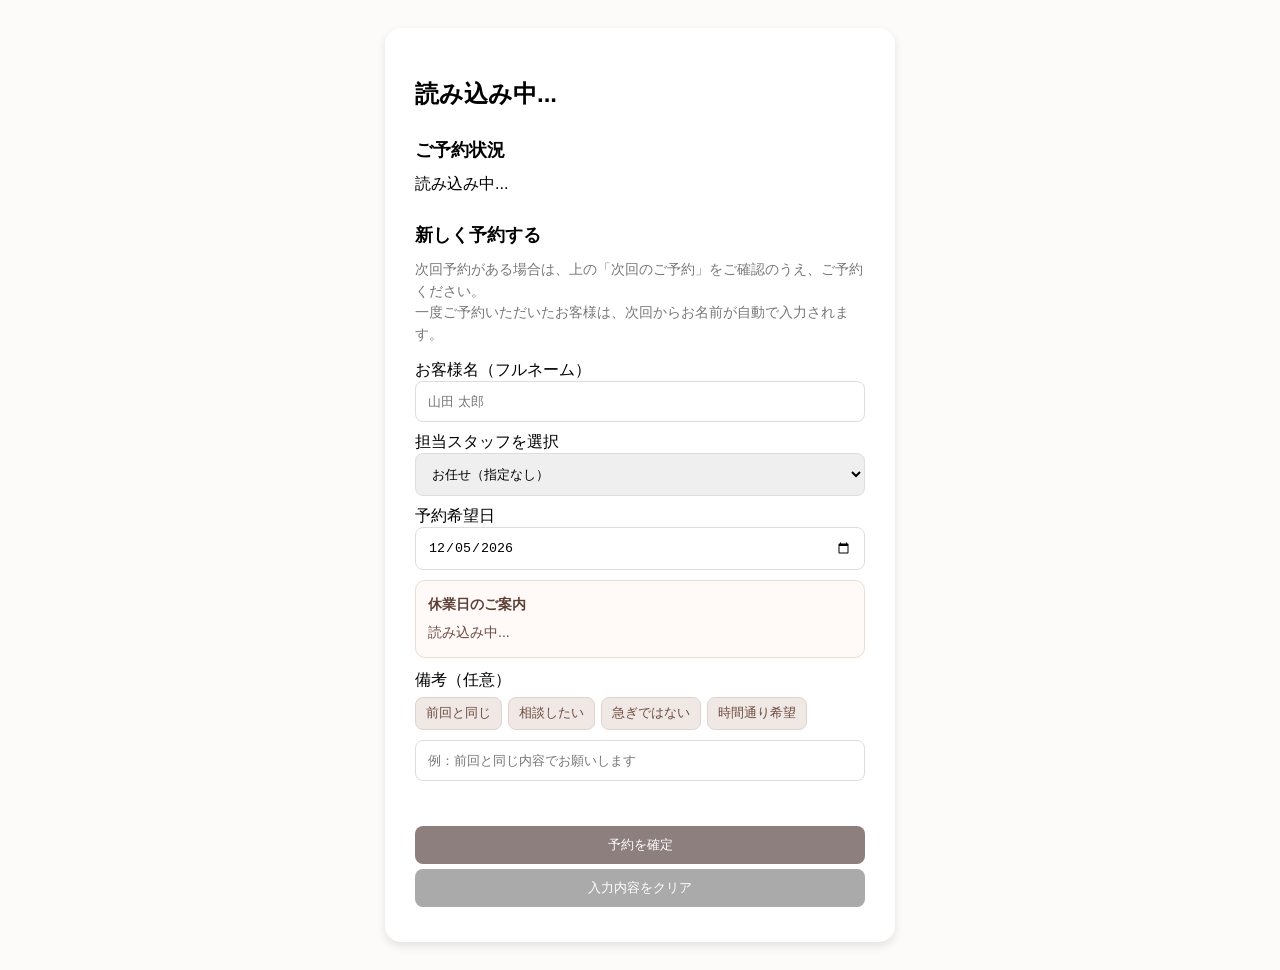
<file: index.html>
<!DOCTYPE html>

<html lang="ja">
<head>
<meta charset="utf-8"/>
<meta content="width=device-width, initial-scale=1.0" name="viewport"/>
<title>予約ページ</title>
<script src="https://static.line-scdn.net/liff/edge/2/sdk.js"></script>

<style>
        body { font-family: sans-serif; background-color: #fcfbf9; padding: 20px; }
        .container { max-width: 450px; margin: 0 auto; background: white; padding: 30px; border-radius: 16px; box-shadow: 0 4px 10px rgba(0,0,0,0.1); }
        .input-box { width: 100%; padding: 12px; margin-bottom: 10px; border: 1px solid #ddd; border-radius: 8px; box-sizing: border-box; }
        button { padding: 10px; border: none; border-radius: 8px; cursor: pointer; background: #8e7f7f; color: white; width: 100%; margin-bottom: 5px; }
        button:disabled { opacity: 0.6; cursor: not-allowed; }
        #time-slots { display: grid; grid-template-columns: 1fr 1fr; gap: 10px; margin-top: 15px; }
        .selected-slot { background: #d9a0a0 !important; }
        .memo-text { font-size: 0.85em; color: #666; background: #f9f9f9; padding: 5px; border-radius: 4px; display: block; margin-top: 5px; }
        .section-title { margin-top: 28px; margin-bottom: 12px; font-size: 1.1em; }
        .status-card { border: 1px solid #eee; border-radius: 12px; padding: 15px; margin-bottom: 12px; line-height: 1.6; }
        .next-booking { background: #fffaf8; }
        .past-booking { background: #f8f7f4; }
        .empty-card { background: #fafafa; color: #777; }
        .status-label { font-size: 0.8em; color: #8e7f7f; font-weight: bold; margin-bottom: 6px; }
        .status-date { font-size: 1.1em; margin-bottom: 6px; }
        .help-text { color: #777; font-size: 0.85em; line-height: 1.6; margin-top: 0; }
        .complete-card { display:none; border: 1px solid #e8d2d2; background: #fff7f7; border-radius: 12px; padding: 15px; margin: 18px 0; line-height: 1.7; }
        .complete-title { color: #8e7f7f; font-weight: bold; margin-bottom: 6px; }
        .danger-note { color:red; font-size:0.8em; margin-bottom:0; }
        .small-button { width:auto; margin-top:10px; padding:8px 12px; }

        .holiday-notice {
            background: #fffaf8;
            border: 1px solid #eadbd3;
            color: #6d4c41;
            border-radius: 10px;
            padding: 12px;
            margin: 0 0 12px;
            font-size: 0.88em;
            line-height: 1.7;
        }

        .holiday-title {
            font-weight: bold;
            color: #5d4037;
            margin-bottom: 4px;
        }

        .line-contact-btn {
            background: #06c755;
            color: white;
            margin-left: 6px;
        }

        .memo-template-buttons {
            display: flex;
            flex-wrap: wrap;
            gap: 6px;
            margin: 6px 0 10px;
        }

        .template-button {
            width: auto;
            background: #f0e8e4;
            color: #6d4c41;
            border: 1px solid #e0d3cd;
            font-size: 0.8em;
            padding: 7px 10px;
            margin: 0;
        }

        .closed-message {
            grid-column: 1 / -1;
            background: #fff7f4;
            border: 1px solid #e8d2c8;
            color: #6d4c41;
            padding: 14px;
            border-radius: 10px;
            line-height: 1.7;
            font-size: 0.9em;
        }
    </style>
<meta content="SALON-FRONTEND-API3-20260822" name="dpro-frontend-version"/></head>
<body>
<div class="container">
<h2 id="user-display">読み込み中...</h2>
<div class="complete-card" id="complete-message"></div>
<h3 class="section-title">ご予約状況</h3>
<div id="booking-list">読み込み中...</div>
<h3 class="section-title">新しく予約する</h3>
<p class="help-text">
        次回予約がある場合は、上の「次回のご予約」をご確認のうえ、ご予約ください。<br/>
        一度ご予約いただいたお客様は、次回からお名前が自動で入力されます。
    </p>
<label>お客様名（フルネーム）</label>
<input class="input-box" id="customer_name" placeholder="山田 太郎" type="text"/>
<label>担当スタッフを選択</label>
<select class="input-box" id="select_staff" onchange="renderTimeSlots()">
<option value="お任せ">お任せ（指定なし）</option>
</select>
<label>予約希望日</label>
<input class="input-box" id="select_date" onchange="renderTimeSlots()" type="date"/>
<div class="holiday-notice" id="holiday-notice">
<div class="holiday-title">休業日のご案内</div>
        読み込み中...
    </div>
<label>備考（任意）</label>
<div class="memo-template-buttons">
<button class="template-button" onclick="applyMemoTemplate('前回と同じ内容でお願いします。')" type="button">前回と同じ</button>
<button class="template-button" onclick="applyMemoTemplate('相談しながら決めたいです。')" type="button">相談したい</button>
<button class="template-button" onclick="applyMemoTemplate('急ぎではないので、当日相談しながら決めたいです。')" type="button">急ぎではない</button>
<button class="template-button" onclick="applyMemoTemplate('できれば時間通りに開始したいです。')" type="button">時間通り希望</button>
</div>
<input class="input-box" id="customer_memo" placeholder="例：前回と同じ内容でお願いします" type="text"/>
<div id="time-slots"></div>
<input id="selected_datetime" type="hidden"/>
<button id="save_btn" onclick="saveBooking()" style="margin-top:20px;">予約を確定</button>
<button onclick="clearForm()" style="background:#aaa;">入力内容をクリア</button>
</div>

<script src="salon-api3-common.js"></script><script src="salon-index-api3.js"></script></body>
</html>
</file>
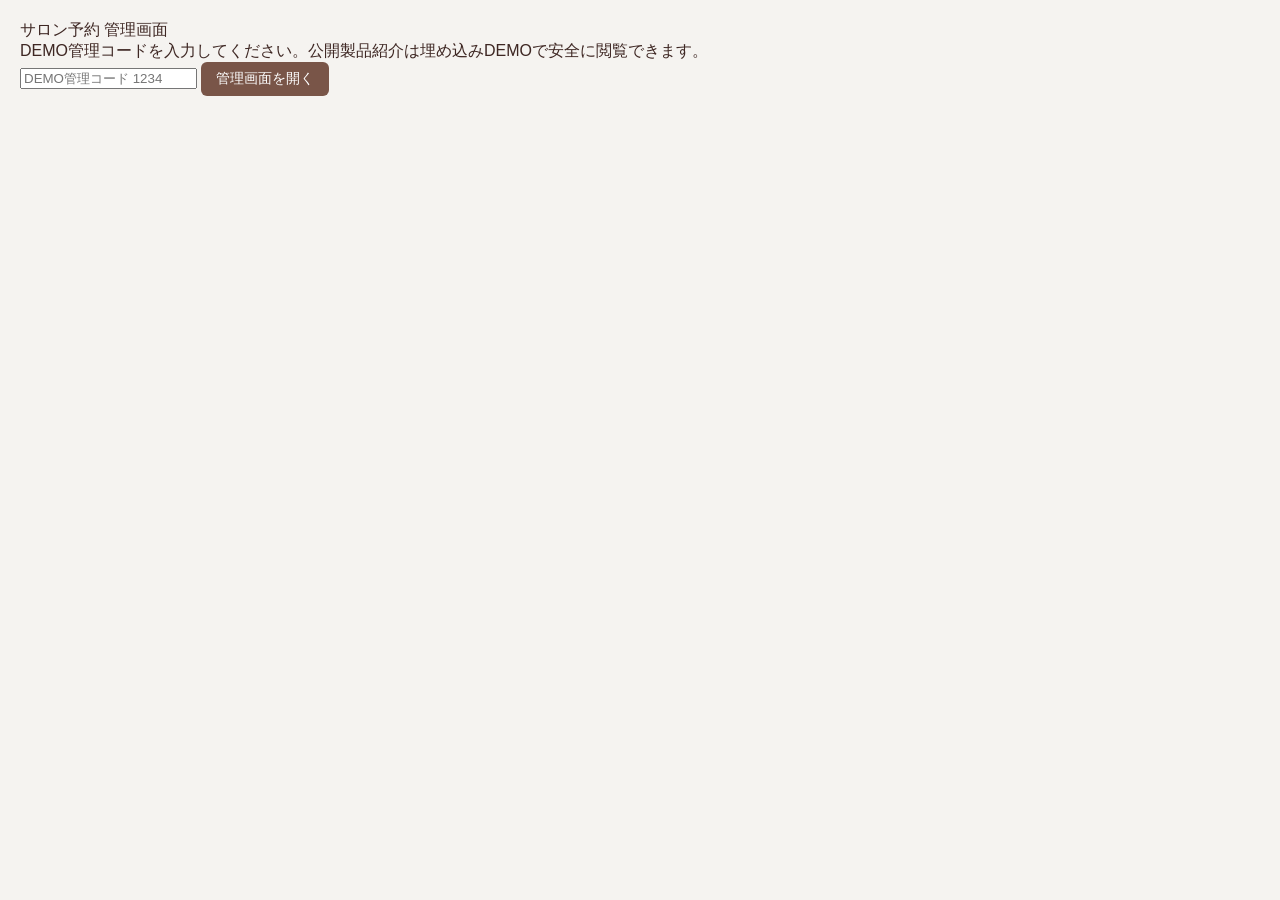
<file: admin.html>
<!DOCTYPE html>

<html lang="ja">
<head>
<meta charset="utf-8"/>
<meta content="width=device-width, initial-scale=1.0" name="viewport"/>
<title>オーナー管理画面</title>

<style>
        :root {
            --bg-body: #f5f3f0;
            --bg-card: #ffffff;
            --text-main: #3e2723;
            --text-muted: #8d6e63;
            --primary-brown: #4e342e;
            --btn-accent: #795548;
            --btn-accent-hover: #5d4037;
            --border-color: #d7ccc8;
            --booked-bg: #efebe9;
            --danger-btn: #bcaaa4;
        }

        body { 
            font-family: 'Helvetica Neue', Arial, sans-serif; 
            padding: 20px; 
            background: var(--bg-body); 
            color: var(--text-main); 
            margin: 0;
        }
        
        .container { 
            max-width: 600px; 
            margin: 0 auto; 
            background: var(--bg-card); 
            padding: 25px; 
            border-radius: 12px; 
            box-shadow: 0 4px 15px rgba(62, 39, 35, 0.08); 
        }

        h3 {
            border-bottom: 2px solid var(--primary-brown);
            padding-bottom: 10px;
            color: var(--primary-brown);
        }

        h4 {
            margin: 10px 0;
            color: var(--primary-brown);
        }

        .quick-summary {
            display: grid;
            grid-template-columns: 1fr 1fr;
            gap: 10px;
            margin: 16px 0 18px;
        }

        .quick-card {
            background: #fffaf8;
            border: 1px solid #eadbd3;
            border-radius: 12px;
            padding: 12px;
            cursor: pointer;
            line-height: 1.5;
        }

        .quick-card:hover {
            background: #f7eee9;
        }

        .quick-label {
            font-size: 13px;
            color: var(--text-muted);
            font-weight: bold;
        }

        .quick-count {
            font-size: 24px;
            font-weight: bold;
            color: var(--primary-brown);
            margin: 4px 0;
        }

        .quick-note {
            font-size: 12px;
            color: var(--text-muted);
        }

        .quick-full {
            grid-column: 1 / -1;
            background: #faf8f5;
            border: 1px solid var(--border-color);
            border-radius: 10px;
            padding: 10px;
            font-size: 13px;
            color: var(--text-muted);
            line-height: 1.6;
        }

        .toggle-btn {
            width: 100%;
            background: var(--bg-body);
            color: var(--primary-brown);
            border: 1px solid var(--border-color);
            padding: 12px;
            font-size: 16px;
            border-radius: 8px;
            cursor: pointer;
            text-align: left;
            font-weight: bold;
            margin-bottom: 15px;
            transition: background 0.2s;
        }

        .toggle-btn:hover {
            background: var(--border-color);
        }

        #settings-area {
            display: none;
        }

        .settings-box { 
            background: #faf8f5; 
            padding: 15px; 
            border: 1px solid var(--border-color); 
            border-radius: 8px; 
            margin-bottom: 20px; 
        }

        .demo-box {
            background: #fff8f3;
            border: 1px solid #e5c8b9;
        }

        .demo-btn {
            background: #a15c38;
        }

        .manual-booking-box {
            background: #fffaf8;
            border: 1px solid #eadbd3;
            border-radius: 12px;
            padding: 15px;
            margin: 18px 0 20px;
        }

        .manual-booking-grid {
            display: grid;
            grid-template-columns: 1fr 1fr;
            gap: 10px;
            margin-bottom: 10px;
        }

        .manual-booking-grid .full {
            grid-column: 1 / -1;
        }

        .manual-label {
            font-size: 13px;
            font-weight: bold;
            color: var(--primary-brown);
            display: block;
            margin-bottom: 4px;
        }

        .manual-input,
        .manual-select,
        .manual-textarea {
            width: 100%;
            padding: 10px;
            border: 1px solid var(--border-color);
            border-radius: 6px;
            font-size: 15px;
            box-sizing: border-box;
            background: #fff;
        }

        .manual-textarea {
            min-height: 70px;
            resize: vertical;
            font-family: inherit;
        }

        .memo-template-buttons {
            display: flex;
            flex-wrap: wrap;
            gap: 6px;
            margin: 6px 0 10px;
        }

        .template-button {
            width: auto;
            background: #f0e8e4;
            color: #6d4c41;
            border: 1px solid #e0d3cd;
            font-size: 12px;
            padding: 7px 10px;
            margin: 0;
        }

        .manual-actions {
            display: flex;
            gap: 8px;
            margin-top: 8px;
        }

        .manual-actions button {
            flex: 1;
            padding: 11px;
        }

        .clear-btn {
            background: #a1887f;
        }

        .holiday-checkboxes {
            display: flex;
            flex-wrap: wrap;
            gap: 10px;
            margin: 10px 0;
        }

        .holiday-checkboxes label { 
            background: var(--bg-card); 
            border: 1px solid var(--border-color); 
            padding: 5px 10px; 
            border-radius: 20px; 
            cursor: pointer; 
            font-size: 14px;
        }

        .holiday-checkboxes input[type="checkbox"] {
            margin-right: 5px;
        }

        input[type="time"],
        input[type="text"],
        input[type="date"] { 
            padding: 10px; 
            border: 1px solid var(--border-color); 
            border-radius: 6px; 
            font-size: 15px;
            box-sizing: border-box;
        }

        .full-input {
            width: 100%;
            margin-bottom: 8px;
        }

        button { 
            cursor: pointer; 
            padding: 8px 15px; 
            border-radius: 6px; 
            border: none; 
            color: white; 
            background: var(--btn-accent); 
            font-size: 14px;
            transition: opacity 0.2s;
        }

        button:hover {
            opacity: 0.9;
        }

        button:disabled {
            background: #d7ccc8 !important;
            cursor: not-allowed;
        }

        .save-btn {
            width: 100%;
            padding: 12px;
            font-size: 16px;
            background: var(--primary-brown);
            margin-top: 10px;
        }

        .staff-tag { 
            background: var(--bg-body); 
            padding: 6px 12px; 
            border-radius: 20px; 
            border: 1px solid var(--border-color); 
            display: inline-flex; 
            align-items: center; 
            gap: 8px; 
            font-size: 14px; 
        }

        .staff-tag button {
            background: none;
            color: #d32f2f;
            padding: 0;
            font-weight: bold;
            font-size: 16px;
        }

        .date-nav {
            display: flex;
            justify-content: space-between;
            align-items: center;
            margin-bottom: 5px;
        }

        .date-nav h3 {
            border: none;
            margin: 0;
            padding: 0;
            font-size: 22px;
        }

        .summary-text {
            text-align: center;
            font-size: 14px;
            color: var(--text-muted);
            margin-bottom: 20px;
            font-weight: bold;
            line-height: 1.6;
        }

        .booking-row { 
            padding: 15px 10px; 
            border-bottom: 1px solid var(--border-color); 
            display: flex; 
            align-items: flex-start; 
        }

        .time-label {
            font-weight: bold;
            font-size: 18px;
            width: 65px;
            flex-shrink: 0;
            color: var(--primary-brown);
            margin-top: 2px;
        }
        
        .booking-content {
            flex-grow: 1;
        }

        .booked-item { 
            background: var(--booked-bg); 
            padding: 8px 12px; 
            border-radius: 6px; 
            margin-bottom: 5px; 
            display: flex; 
            justify-content: space-between; 
            align-items: center;
            gap: 8px;
        }

        .empty-slot {
            color: #a1887f;
            padding: 8px 0;
        }

        .memo-text {
            font-size: 12px;
            color: var(--text-muted);
            margin-top: 4px;
            display: block;
        }

        .delete-btn {
            background: var(--danger-btn);
            font-size: 12px;
            padding: 4px 8px;
            flex-shrink: 0;
        }

        .closed-list {
            margin-top: 12px;
        }

        .closed-item {
            background: #fff;
            border: 1px solid var(--border-color);
            border-radius: 8px;
            padding: 10px;
            margin-bottom: 8px;
            display: flex;
            justify-content: space-between;
            gap: 10px;
            align-items: center;
        }

        .closed-date {
            font-weight: bold;
            color: var(--primary-brown);
        }

        .closed-reason {
            font-size: 13px;
            color: var(--text-muted);
            margin-top: 3px;
        }

        .note-text {
            font-size: 13px;
            color: var(--text-muted);
            line-height: 1.6;
            margin: 8px 0;
        }

        .message {
            font-size: 13px;
            margin-top: 8px;
            line-height: 1.6;
        }

        .success {
            color: #2e7d32;
        }

        .error {
            color: #c62828;
        }

        .closed-day-box {
            background: #fff8f6;
            border: 1px solid #e0c7bd;
            border-radius: 10px;
            padding: 15px;
            line-height: 1.7;
            color: var(--primary-brown);
        }

        @media (max-width: 520px) {
            .manual-booking-grid {
                grid-template-columns: 1fr;
            }

            .manual-booking-grid .full {
                grid-column: 1;
            }

            .quick-summary {
                grid-template-columns: 1fr 1fr;
            }

            .manual-actions {
                flex-direction: column;
            }
        }
    </style>
<meta content="SALON-FRONTEND-API3-20260822" name="dpro-frontend-version"/></head>
<body>
<div class="login-card" id="admin-login">
<div class="login-title">サロン予約 管理画面</div>
<div class="login-note">DEMO管理コードを入力してください。公開製品紹介は埋め込みDEMOで安全に閲覧できます。</div>
<input autocomplete="off" class="login-input" id="admin-code-input" inputmode="numeric" placeholder="DEMO管理コード 1234" type="password"/>
<button class="login-button" onclick="submitAdminCode()">管理画面を開く</button>
<div class="login-error" id="admin-code-error"></div>
</div>
<div class="container" id="admin-content" style="display:none;">
<h3>サロン予約管理</h3>
<div class="admin-toolbar">
<span>管理コード認証済み</span>
<button class="logout-button" onclick="logoutAdmin()">ロックする</button>
</div>
<div class="quick-summary">
<div class="quick-card" onclick="goToToday()">
<div class="quick-label">本日の予約</div>
<div class="quick-count" id="today-count">--件</div>
<div class="quick-note" id="today-note">読み込み中...</div>
</div>
<div class="quick-card" onclick="goToNextBusinessDay()">
<div class="quick-label">次の営業日の予約</div>
<div class="quick-count" id="next-business-count">--件</div>
<div class="quick-note" id="next-business-note">読み込み中...</div>
</div>
<div class="quick-full">
            本日の予約と、定休日・臨時休業日を除いた「次の営業日」の予約件数をすぐ確認できます。
        </div>
</div>
<button class="toggle-btn" onclick="toggleSettings()">⚙️ 店舗設定・スタッフ管理を開く ▼</button>
<div id="settings-area">
<div class="settings-box demo-box">
<h4>営業前DEMO準備</h4>
<p class="note-text">
                営業前に押すと、DEMO予約・定休日・臨時休業日を今日基準で作り直します。<br/>
                あなた自身のLINE予約履歴もリセットされるため、お客様画面を「初めて予約する状態」で見せられます。
            </p>
<button class="save-btn demo-btn" id="demo-reset-btn" onclick="resetDemoData()">営業前DEMOを準備する</button>
<div class="message" id="demo-reset-message"></div>
</div>
<div class="settings-box">
<h4>店舗設定</h4>
<div style="margin-bottom: 10px;">
<input id="open-time" type="time"/> 〜 <input id="close-time" type="time"/>
</div>
<label style="font-weight: bold; font-size: 14px; color: var(--primary-brown);">定休日を設定</label>
<div class="holiday-checkboxes" id="holiday-checkboxes">
<label><input class="hol-cb" type="checkbox" value="0"/>日</label>
<label><input class="hol-cb" type="checkbox" value="1"/>月</label>
<label><input class="hol-cb" type="checkbox" value="2"/>火</label>
<label><input class="hol-cb" type="checkbox" value="3"/>水</label>
<label><input class="hol-cb" type="checkbox" value="4"/>木</label>
<label><input class="hol-cb" type="checkbox" value="5"/>金</label>
<label><input class="hol-cb" type="checkbox" value="6"/>土</label>
</div>
<button class="save-btn" onclick="saveSettings()">設定を保存</button>
</div>
<div class="settings-box">
<h4>臨時休業日設定</h4>
<p class="note-text">
                直近2カ月以内の臨時休業日を登録できます。<br/>
                登録した日は、お客様の予約画面で予約できない日になります。
            </p>
<label style="font-weight: bold; font-size: 14px; color: var(--primary-brown);">休業日</label>
<input class="full-input" id="closed-date" type="date"/>
<label style="font-weight: bold; font-size: 14px; color: var(--primary-brown);">理由・メモ</label>
<input class="full-input" id="closed-reason" placeholder="例：研修のため / お盆休み / 店舗都合" type="text"/>
<button class="save-btn" id="add-closed-btn" onclick="addClosedDay()">この日を臨時休業にする</button>
<div class="message" id="closed-message"></div>
<h4 style="margin-top:20px;">登録済みの臨時休業日</h4>
<div class="closed-list" id="closed-days-list">読み込み中...</div>
</div>
<div class="settings-box">
<h4>スタッフ管理</h4>
<div id="staff-list-grid" style="display:flex; flex-wrap:wrap; gap:8px; margin-bottom:15px;"></div>
<div style="display: flex; gap: 5px;">
<input id="new-staff-name" placeholder="新しいスタッフ名" style="flex-grow: 1;" type="text"/>
<button onclick="addStaff()">追加</button>
</div>
</div>
</div>
<div class="manual-booking-box" id="manual-booking-box">
<h4>電話・店頭予約を追加</h4>
<p class="note-text">
            空き枠の「＋予約」を押すと、日付と時間がここに自動で入ります。<br/>
            電話を受けながら、名前・担当・要望を1画面で入力できます。
        </p>
<div class="manual-booking-grid">
<div>
<label class="manual-label">予約日</label>
<input class="manual-input" id="manual-date" type="date"/>
</div>
<div>
<label class="manual-label">時間</label>
<input class="manual-input" id="manual-time" step="1800" type="time"/>
</div>
<div class="full">
<label class="manual-label">お客様名</label>
<input class="manual-input" id="manual-name" placeholder="例：山田 花子" type="text"/>
</div>
<div class="full">
<label class="manual-label">担当</label>
<select class="manual-select" id="manual-staff">
<option value="お任せ">お任せ</option>
</select>
</div>
<div class="full">
<label class="manual-label">要望・メモ</label>
<div class="memo-template-buttons">
<button class="template-button" onclick="applyManualMemo('前回と同じ内容でお願いします。')" type="button">前回と同じ</button>
<button class="template-button" onclick="applyManualMemo('相談しながら決めたいです。')" type="button">相談したい</button>
<button class="template-button" onclick="applyManualMemo('急ぎではないので、当日相談しながら決めたいです。')" type="button">急ぎではない</button>
<button class="template-button" onclick="applyManualMemo('できれば時間通りに開始したいです。')" type="button">時間通り希望</button>
<button class="template-button" onclick="applyManualMemo('電話予約として登録。')" type="button">電話予約</button>
</div>
<textarea class="manual-textarea" id="manual-memo" placeholder="例：前回と同じ内容でお願いします"></textarea>
</div>
</div>
<div class="manual-actions">
<button id="manual-save-btn" onclick="addManualBooking()">予約を追加する</button>
<button class="clear-btn" onclick="clearManualForm()">入力をクリア</button>
</div>
<div class="message" id="manual-message"></div>
</div>
<div class="date-nav">
<button onclick="changeDate(-1)">← 前日</button>
<h3 id="display-date"></h3>
<button onclick="changeDate(1)">翌日 →</button>
</div>
<div class="summary-text" id="daily-summary"></div>
<div id="booking-list"></div>
</div>

<script src="salon-api3-common.js"></script><script src="salon-admin-api3.js"></script></body>
</html>
</file>
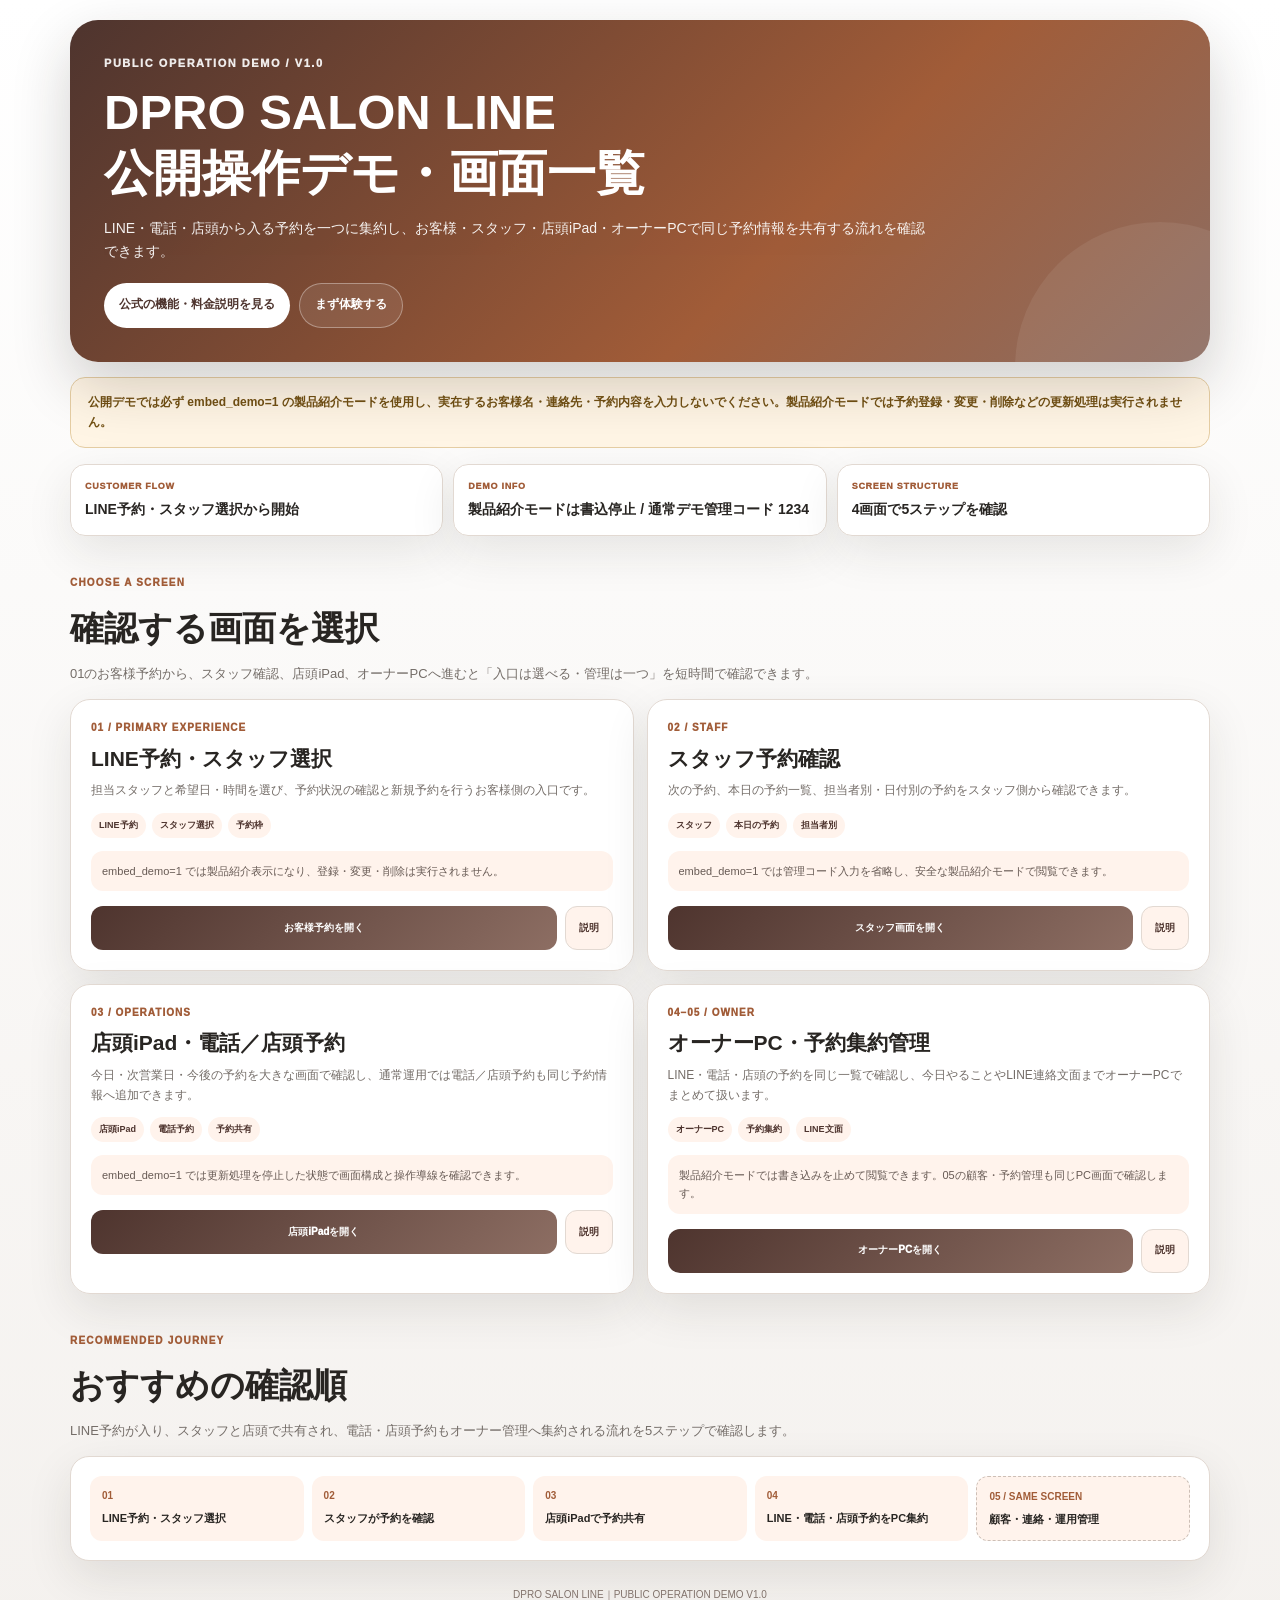
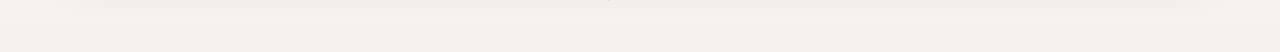
<file: demo-guide.html>
<!doctype html>
<!-- DPRO LIVE DEMO COMMON TEMPLATE V1.0 LOCK / CONFIGURABLE TEMPLATE -->
<html lang="ja">
<head>
<meta charset="utf-8">
<meta name="viewport" content="width=device-width,initial-scale=1,viewport-fit=cover">
<meta name="robots" content="noindex,nofollow,noarchive">
<title id="pageTitle">DPRO 公開操作デモ・画面一覧</title>
<style>
:root{
  --bg:#f4f1ee;--card:#fff;--ink:#282522;--muted:#746d68;--line:#e2d9d2;
  --brand:#a15c38;--deep:#4e342e;--brand2:#8d6e63;--soft:#fff3ec;
  --shadow:0 16px 46px rgba(44,37,32,.10)
}
*{box-sizing:border-box}
html{background:var(--bg);scroll-behavior:smooth}
body{margin:0;min-height:100vh;color:var(--ink);font-family:-apple-system,BlinkMacSystemFont,"Segoe UI","Noto Sans JP","Yu Gothic UI",Meiryo,sans-serif;line-height:1.65;background:linear-gradient(180deg,#fff 0%,var(--bg) 100%)}
a{color:inherit}.page{width:min(1140px,calc(100% - 24px));margin:0 auto;padding:20px 0 48px}
.hero{position:relative;overflow:hidden;padding:34px;border-radius:28px;color:#fff;background:linear-gradient(135deg,var(--deep),var(--brand) 63%,var(--brand2));box-shadow:0 23px 58px rgba(35,30,27,.20)}
.hero:after{content:"";position:absolute;right:-95px;bottom:-150px;width:290px;height:290px;border-radius:50%;background:rgba(255,255,255,.07)}
.kicker{position:relative;z-index:1;font-size:11px;font-weight:1000;letter-spacing:.14em;opacity:.9}
.hero h1{position:relative;z-index:1;margin:10px 0 0;font-size:clamp(28px,5vw,49px);line-height:1.24}
.hero p{position:relative;z-index:1;max-width:830px;margin:13px 0 0;font-size:14px;opacity:.93}
.hero-actions{position:relative;z-index:1;display:flex;gap:9px;flex-wrap:wrap;margin-top:20px}
.button{min-height:45px;display:inline-flex;align-items:center;justify-content:center;padding:9px 15px;border-radius:999px;text-decoration:none;font-size:12px;font-weight:950}
.button-light{color:var(--deep);background:#fff}.button-ghost{color:#fff;border:1px solid rgba(255,255,255,.35);background:rgba(255,255,255,.09)}
.notice{margin-top:15px;padding:15px 17px;border:1px solid #e5cda3;border-radius:15px;background:#fff5e5;color:#725013;font-size:12px;font-weight:760}
.demo-info{margin-top:16px;display:grid;grid-template-columns:repeat(3,minmax(0,1fr));gap:10px}
.demo-info>div{padding:14px;border:1px solid var(--line);border-radius:15px;background:rgba(255,255,255,.96);box-shadow:var(--shadow)}
.demo-info small{display:block;color:var(--brand);font-size:9px;font-weight:1000;letter-spacing:.08em}.demo-info strong{display:block;margin-top:4px;font-size:14px}
.section-head{margin:32px 0 15px}.section-head small{color:var(--brand);font-size:10px;font-weight:1000;letter-spacing:.12em}.section-head h2{margin:5px 0 0;font-size:clamp(23px,4vw,34px)}.section-head p{max-width:840px;margin:7px 0 0;color:var(--muted);font-size:13px}
.grid{display:grid;grid-template-columns:repeat(2,minmax(0,1fr));gap:13px}
.card{min-width:0;padding:20px;border:1px solid var(--line);border-radius:20px;background:rgba(255,255,255,.98);box-shadow:var(--shadow)}
.card-number{color:var(--brand);font-size:10px;font-weight:1000;letter-spacing:.1em}.card h3{margin:7px 0 0;font-size:21px;line-height:1.4}.card p{margin:8px 0 0;color:var(--muted);font-size:12px}
.pills{display:flex;gap:6px;flex-wrap:wrap;margin-top:12px}.pills span{padding:5px 8px;border-radius:999px;background:var(--soft);color:var(--deep);font-size:9px;font-weight:900}
.card-note{margin-top:13px;padding:11px;border-radius:12px;background:var(--soft);color:#675a54;font-size:11px}.card-note b{color:var(--deep)}
.card-actions{display:grid;grid-template-columns:1fr auto;gap:8px;margin-top:15px}
.open,.official{min-height:44px;display:flex;align-items:center;justify-content:center;padding:9px 13px;border-radius:12px;text-decoration:none;font-size:10px;font-weight:950}
.open{color:#fff;background:linear-gradient(135deg,var(--deep),var(--brand2))}.official{color:var(--deep);border:1px solid var(--line);background:var(--soft)}
.flow{margin-top:14px;padding:19px;border:1px solid var(--line);border-radius:19px;background:#fff;box-shadow:var(--shadow)}
.flow-grid{display:grid;grid-template-columns:repeat(var(--flow-cols,5),minmax(0,1fr));gap:8px}
.flow-step{padding:12px;border-radius:12px;background:var(--soft)}.flow-step b{display:block;color:var(--brand);font-size:10px}.flow-step strong{display:block;margin-top:4px;font-size:11px}.flow-step.same{border:1px dashed #cdbfb6}
.footer{margin-top:26px;color:#82736c;font-size:10px;text-align:center}
@media(max-width:900px){.flow-grid{grid-template-columns:repeat(2,minmax(0,1fr))}}
@media(max-width:760px){.hero{padding:25px 20px}.demo-info,.grid,.flow-grid{grid-template-columns:1fr}}
@media(max-width:420px){.page{width:min(100% - 16px,1140px)}.card-actions{grid-template-columns:1fr}}
</style>
</head>
<body>
<main class="page">
<section class="hero">
  <div class="kicker">PUBLIC OPERATION DEMO / V1.0</div>
  <h1 id="heroTitle"></h1>
  <p id="heroCopy"></p>
  <div class="hero-actions">
    <a class="button button-light" id="officialLink">公式の機能・料金説明を見る</a>
    <a class="button button-ghost" id="primaryDemoLink">まず体験する</a>
  </div>
</section>

<div class="notice" id="notice"></div>

<section class="demo-info" id="quickInfo" aria-label="デモ利用情報"></section>

<div class="section-head">
  <small>CHOOSE A SCREEN</small>
  <h2>確認する画面を選択</h2>
  <p id="screenIntro"></p>
</div>

<section class="grid" id="screenGrid"></section>

<div class="section-head">
  <small>RECOMMENDED JOURNEY</small>
  <h2>おすすめの確認順</h2>
  <p id="journeyIntro"></p>
</div>
<section class="flow"><div class="flow-grid" id="flowGrid"></div></section>

<div class="footer" id="footer"></div>
</main>

<script>
/*
  DPRO LIVE DEMO COMMON TEMPLATE V1.0
  ------------------------------------------------------------
  変更してよいのは CONFIG の値とCSS変数のブランド色のみ。
  DOM骨格・セクション順・公開注意・CHOOSE A SCREEN・
  RECOMMENDED JOURNEYはCOMMON TEMPLATE V1.0 LOCK対象。
*/
const CONFIG = {
  "systemName": "DPRO SALON LINE",
  "pageTitle": "DPRO SALON LINE｜公開操作デモ・画面一覧",
  "heroCopy": "LINE・電話・店頭から入る予約を一つに集約し、お客様・スタッフ・店頭iPad・オーナーPCで同じ予約情報を共有する流れを確認できます。",
  "officialUrl": "https://dpromstk2000-lab.github.io/dpro-line-systems-site/lp-salon.html",
  "primaryDemoUrl": "https://dpromstk2000-lab.github.io/liff-salon-reserve/index.html?embed_demo=1",
  "notice": "公開デモでは必ず embed_demo=1 の製品紹介モードを使用し、実在するお客様名・連絡先・予約内容を入力しないでください。製品紹介モードでは予約登録・変更・削除などの更新処理は実行されません。",
  "screenIntro": "01のお客様予約から、スタッフ確認、店頭iPad、オーナーPCへ進むと「入口は選べる・管理は一つ」を短時間で確認できます。",
  "journeyIntro": "LINE予約が入り、スタッフと店頭で共有され、電話・店頭予約もオーナー管理へ集約される流れを5ステップで確認します。",
  "adminCode": "1234",
  "quickInfo": [
    {
      "label": "CUSTOMER FLOW",
      "text": "LINE予約・スタッフ選択から開始"
    },
    {
      "label": "DEMO INFO",
      "text": "製品紹介モードは書込停止 / 通常デモ管理コード 1234"
    },
    {
      "label": "SCREEN STRUCTURE",
      "text": "4画面で5ステップを確認"
    }
  ],
  "screens": [
    {
      "step": "01 / PRIMARY EXPERIENCE",
      "title": "LINE予約・スタッフ選択",
      "description": "担当スタッフと希望日・時間を選び、予約状況の確認と新規予約を行うお客様側の入口です。",
      "tags": [
        "LINE予約",
        "スタッフ選択",
        "予約枠"
      ],
      "note": "embed_demo=1 では製品紹介表示になり、登録・変更・削除は実行されません。",
      "url": "https://dpromstk2000-lab.github.io/liff-salon-reserve/index.html?embed_demo=1",
      "cta": "お客様予約を開く",
      "officialUrl": "https://dpromstk2000-lab.github.io/dpro-line-systems-site/lp-salon.html"
    },
    {
      "step": "02 / STAFF",
      "title": "スタッフ予約確認",
      "description": "次の予約、本日の予約一覧、担当者別・日付別の予約をスタッフ側から確認できます。",
      "tags": [
        "スタッフ",
        "本日の予約",
        "担当者別"
      ],
      "note": "embed_demo=1 では管理コード入力を省略し、安全な製品紹介モードで閲覧できます。",
      "url": "https://dpromstk2000-lab.github.io/liff-salon-reserve/staff.html?embed_demo=1",
      "cta": "スタッフ画面を開く",
      "officialUrl": "https://dpromstk2000-lab.github.io/dpro-line-systems-site/lp-salon.html"
    },
    {
      "step": "03 / OPERATIONS",
      "title": "店頭iPad・電話／店頭予約",
      "description": "今日・次営業日・今後の予約を大きな画面で確認し、通常運用では電話／店頭予約も同じ予約情報へ追加できます。",
      "tags": [
        "店頭iPad",
        "電話予約",
        "予約共有"
      ],
      "note": "embed_demo=1 では更新処理を停止した状態で画面構成と操作導線を確認できます。",
      "url": "https://dpromstk2000-lab.github.io/liff-salon-reserve/owner-ipad.html?embed_demo=1",
      "cta": "店頭iPadを開く",
      "officialUrl": "https://dpromstk2000-lab.github.io/dpro-line-systems-site/lp-salon.html"
    },
    {
      "step": "04–05 / OWNER",
      "title": "オーナーPC・予約集約管理",
      "description": "LINE・電話・店頭の予約を同じ一覧で確認し、今日やることやLINE連絡文面までオーナーPCでまとめて扱います。",
      "tags": [
        "オーナーPC",
        "予約集約",
        "LINE文面"
      ],
      "note": "製品紹介モードでは書き込みを止めて閲覧できます。05の顧客・予約管理も同じPC画面で確認します。",
      "url": "https://dpromstk2000-lab.github.io/liff-salon-reserve/owner.html?embed_demo=1",
      "cta": "オーナーPCを開く",
      "officialUrl": "https://dpromstk2000-lab.github.io/dpro-line-systems-site/lp-salon.html"
    }
  ],
  "journey": [
    {
      "step": "01",
      "text": "LINE予約・スタッフ選択"
    },
    {
      "step": "02",
      "text": "スタッフが予約を確認"
    },
    {
      "step": "03",
      "text": "店頭iPadで予約共有"
    },
    {
      "step": "04",
      "text": "LINE・電話・店頭予約をPC集約"
    },
    {
      "step": "05",
      "text": "顧客・連絡・運用管理",
      "sameScreen": true
    }
  ]
};

document.documentElement.style.setProperty("--flow-cols", String(Math.min(CONFIG.journey.length, 7)));
document.title = CONFIG.pageTitle;
document.getElementById("heroTitle").innerHTML = `${CONFIG.systemName}<br>公開操作デモ・画面一覧`;
document.getElementById("heroCopy").textContent = CONFIG.heroCopy;
document.getElementById("officialLink").href = CONFIG.officialUrl;
document.getElementById("primaryDemoLink").href = CONFIG.primaryDemoUrl;
document.getElementById("notice").textContent = CONFIG.notice;
document.getElementById("screenIntro").textContent = CONFIG.screenIntro;
document.getElementById("journeyIntro").textContent = CONFIG.journeyIntro;
document.getElementById("footer").textContent = `${CONFIG.systemName}｜PUBLIC OPERATION DEMO V1.0`;

document.getElementById("quickInfo").innerHTML = CONFIG.quickInfo.map(x =>
  `<div><small>${x.label}</small><strong>${x.text}</strong></div>`
).join("");

document.getElementById("screenGrid").innerHTML = CONFIG.screens.map(x => `
  <article class="card">
    <div class="card-number">${x.step}</div>
    <h3>${x.title}</h3>
    <p>${x.description}</p>
    <div class="pills">${x.tags.map(t => `<span>${t}</span>`).join("")}</div>
    <div class="card-note">${x.note}</div>
    <div class="card-actions">
      <a class="open" href="${x.url}">${x.cta}</a>
      <a class="official" href="${x.officialUrl}">説明</a>
    </div>
  </article>
`).join("");

document.getElementById("flowGrid").innerHTML = CONFIG.journey.map(x => `
  <div class="flow-step${x.sameScreen ? " same" : ""}">
    <b>${x.step}${x.sameScreen ? " / SAME SCREEN" : ""}</b>
    <strong>${x.text}</strong>
  </div>
`).join("");
</script>
</body>
</html>
</file>
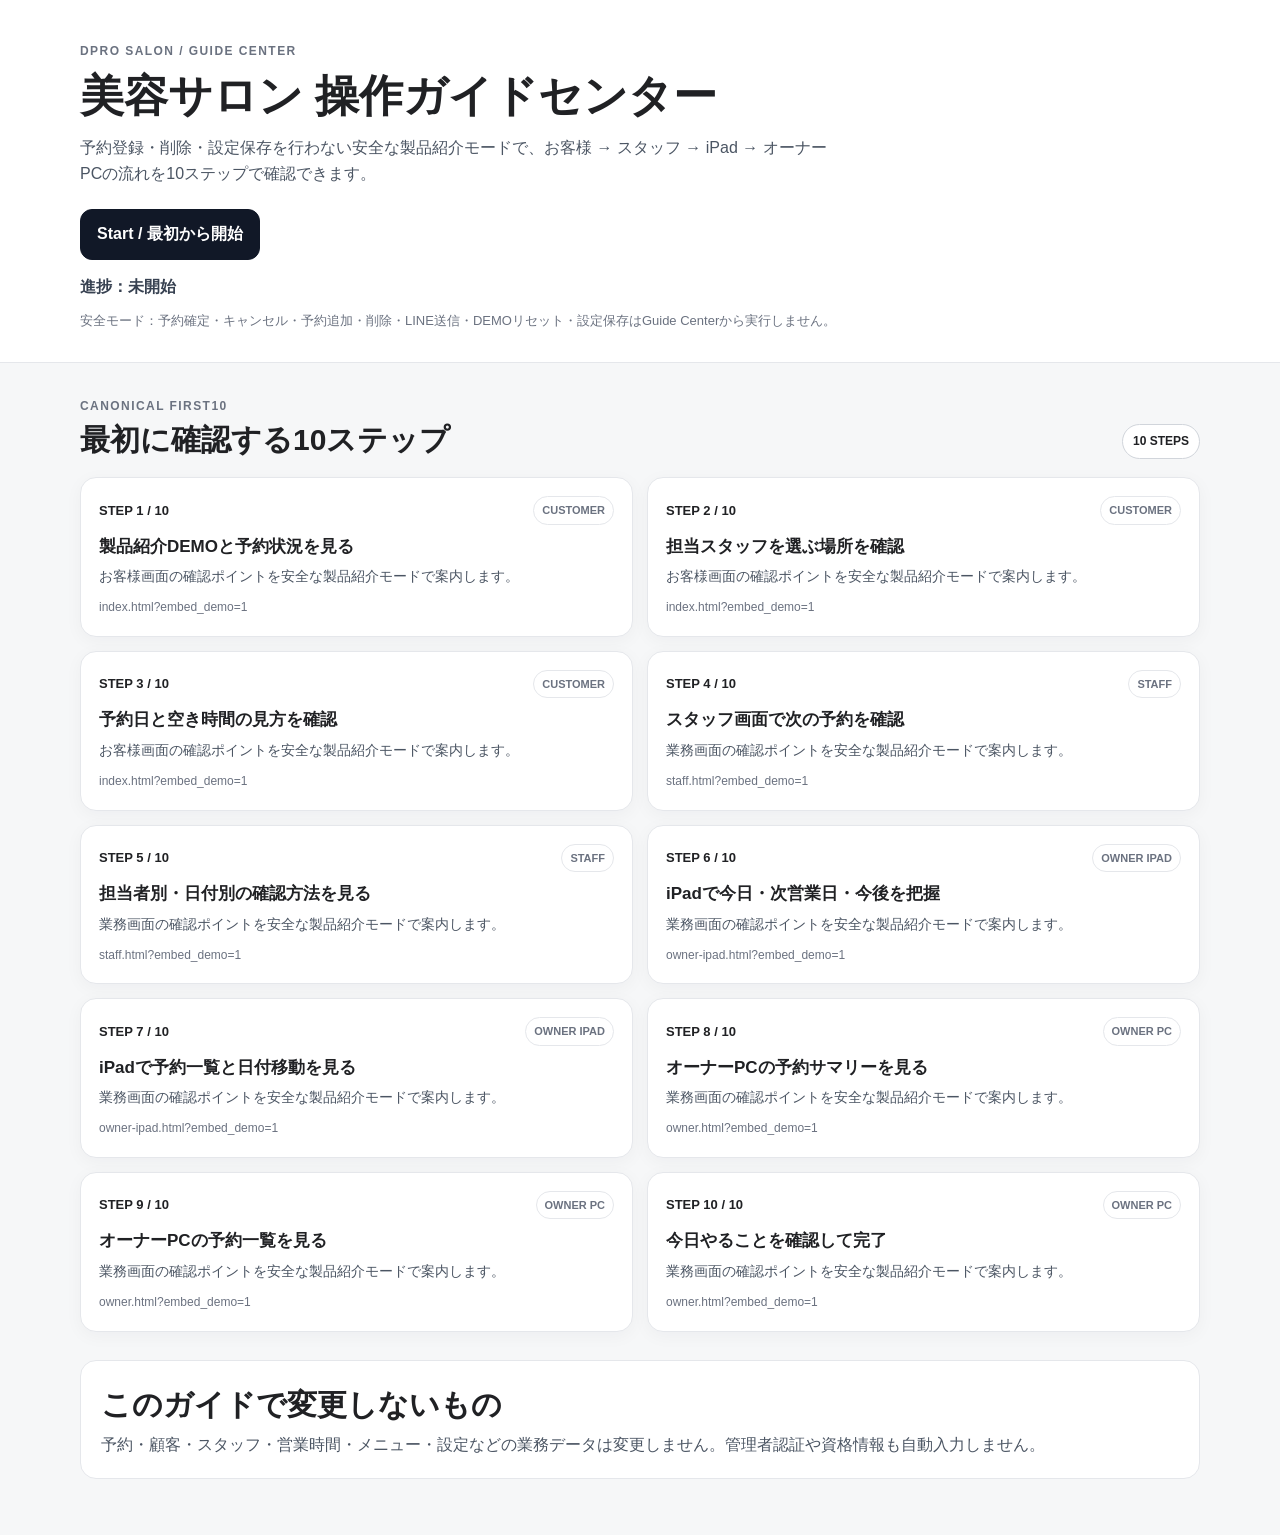
<file: guide-center.html>
<!doctype html>
<html lang="ja">
<head>
<meta charset="utf-8">
<meta name="viewport" content="width=device-width,initial-scale=1,viewport-fit=cover">
<meta name="robots" content="noindex,nofollow,noarchive">
<title>DPRO SALON｜Guide Center</title>
<link rel="stylesheet" href="guide-center.css?v=SALON-R4-20260829">
</head>
<body>
<header class="guide-hero">
  <div class="guide-shell">
    <div class="guide-kicker">DPRO SALON / GUIDE CENTER</div>
    <h1>美容サロン 操作ガイドセンター</h1>
    <p class="guide-lead">予約登録・削除・設定保存を行わない安全な製品紹介モードで、お客様 → スタッフ → iPad → オーナーPCの流れを10ステップで確認できます。</p>
    <div class="guide-actions" aria-label="チュートリアル操作">
      <button id="guide-start" type="button">Start / 最初から開始</button>
      <button id="guide-resume" class="secondary" type="button">Resume / 続きから再開</button>
      <button id="guide-replay" class="secondary" type="button">Replay / もう一度見る</button>
    </div>
    <div id="guide-progress" class="guide-progress" aria-live="polite"></div>
    <p class="guide-safety">安全モード：予約確定・キャンセル・予約追加・削除・LINE送信・DEMOリセット・設定保存はGuide Centerから実行しません。</p>
  </div>
</header>

<main class="guide-shell guide-main">
  <section aria-labelledby="guide-first10-title">
    <div class="guide-section-heading">
      <div>
        <div class="guide-kicker">CANONICAL FIRST10</div>
        <h2 id="guide-first10-title">最初に確認する10ステップ</h2>
      </div>
      <span id="guide-count" class="guide-count">10 STEPS</span>
    </div>
    <div id="guide-list" class="guide-grid"></div>
  </section>

  <section class="guide-note" aria-labelledby="guide-safe-title">
    <h2 id="guide-safe-title">このガイドで変更しないもの</h2>
    <p>予約・顧客・スタッフ・営業時間・メニュー・設定などの業務データは変更しません。管理者認証や資格情報も自動入力しません。</p>
  </section>
</main>

<section id="guide-tutorial-overlay" class="guide-overlay" aria-label="DPRO SALON 操作チュートリアル" aria-hidden="true">
  <div class="guide-overlay-bar">
    <strong>DPRO SALON 操作チュートリアル</strong>
    <button id="guide-overlay-close" class="secondary" type="button">Guide Centerへ戻る</button>
  </div>
  <iframe id="guide-tutorial-frame" title="DPRO SALON 操作チュートリアル"></iframe>
</section>

<script src="guide-center.js?v=SALON-GUIDE-BOOT-READY-V1.9-20260829"></script>
</body>
</html>
</file>
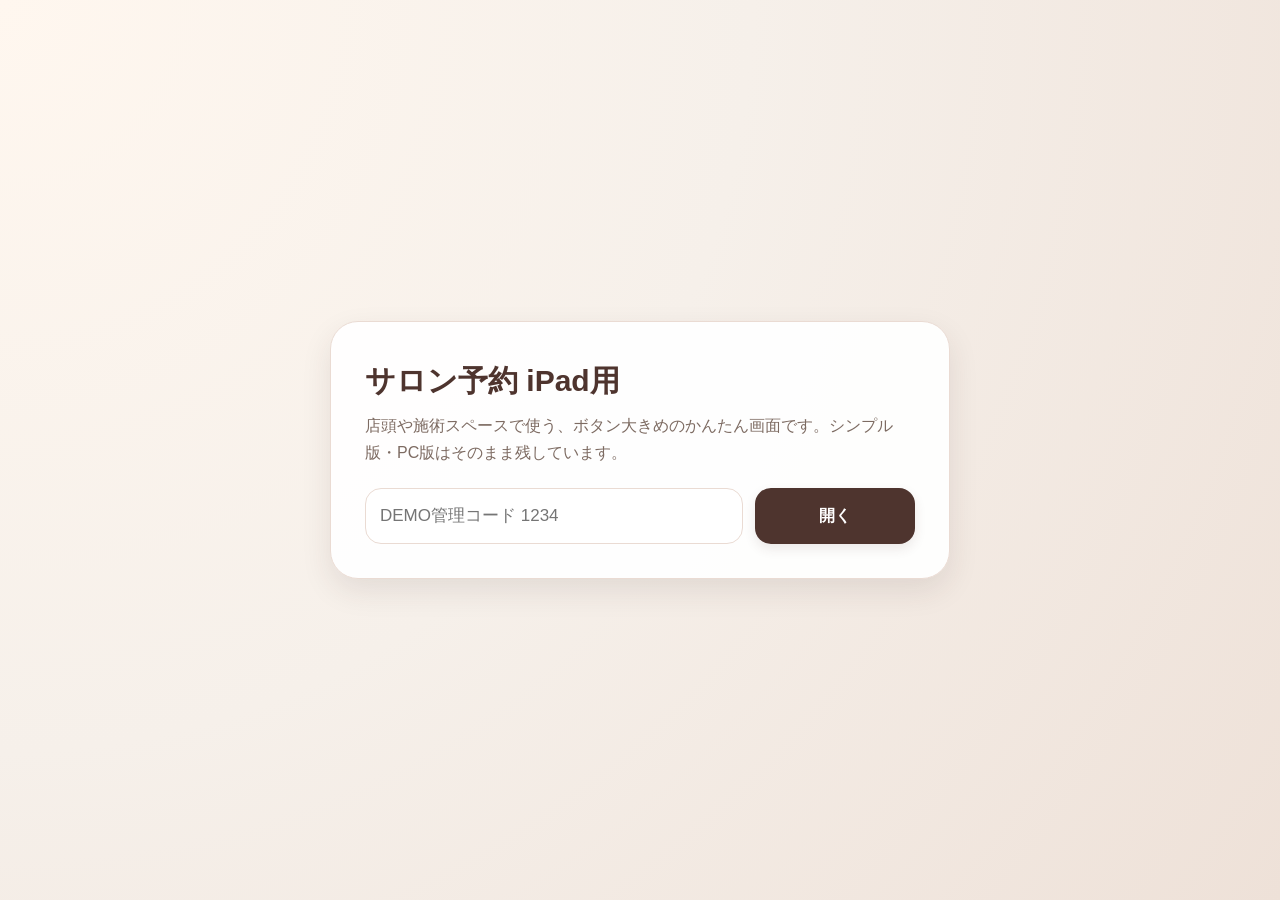
<file: owner-ipad.html>
<!DOCTYPE html>

<html lang="ja">
<head>
<meta charset="utf-8"/>
<meta content="width=device-width, initial-scale=1.0, viewport-fit=cover" name="viewport"/>
<title>DPROサロン LINE予約｜iPad用かんたん管理</title>

<style>
    :root {
      --bg: #f6f0ea;
      --card: #ffffff;
      --soft: #fff8f3;
      --text: #35221d;
      --muted: #7d6b62;
      --line: #eadbd3;
      --brown: #4e342e;
      --brown2: #6d4c41;
      --accent: #a15c38;
      --danger: #a23b31;
      --ok: #2f6f4e;
      --radius: 22px;
      --shadow: 0 12px 30px rgba(62, 39, 35, .10);
    }

    * { box-sizing: border-box; }

    body {
      margin: 0;
      min-height: 100vh;
      font-family: -apple-system, BlinkMacSystemFont, "Helvetica Neue", Arial, sans-serif;
      background: radial-gradient(circle at top left, #fff7ef 0, var(--bg) 48%, #eee1d8 100%);
      color: var(--text);
      line-height: 1.65;
      -webkit-text-size-adjust: 100%;
    }

    button, input, select, textarea { font: inherit; }

    button {
      min-height: 54px;
      border: none;
      border-radius: 16px;
      padding: 14px 18px;
      background: var(--brown);
      color: #fff;
      font-weight: 900;
      cursor: pointer;
      box-shadow: 0 5px 12px rgba(78, 52, 46, .10);
    }

    button:active { transform: translateY(1px); }
    button:disabled { opacity: .55; cursor: not-allowed; }

    .btn-soft { background: #f3e7de; color: var(--brown); border: 1px solid var(--line); box-shadow: none; }
    .btn-sub { background: #8d6e63; }
    .btn-accent { background: var(--accent); }
    .btn-ok { background: var(--ok); }
    .btn-danger { background: var(--danger); }
    .btn-wide { width: 100%; }

    input, select, textarea {
      width: 100%;
      min-height: 54px;
      border: 1px solid var(--line);
      border-radius: 16px;
      background: #fff;
      color: var(--text);
      padding: 13px 14px;
      outline: none;
      font-size: 17px;
    }

    textarea { min-height: 132px; resize: vertical; }

    input:focus, select:focus, textarea:focus {
      border-color: #c89470;
      box-shadow: 0 0 0 4px rgba(161, 92, 56, .13);
    }

    .login-wrap {
      min-height: 100vh;
      display: grid;
      place-items: center;
      padding: 24px;
    }

    .login-card {
      width: min(620px, 100%);
      background: rgba(255,255,255,.94);
      border: 1px solid var(--line);
      border-radius: 28px;
      box-shadow: var(--shadow);
      padding: 34px;
    }

    .login-card h1 { margin: 0 0 8px; font-size: 30px; color: var(--brown); }
    .login-card p { margin: 0 0 22px; color: var(--muted); font-size: 16px; }
    .login-row { display: grid; grid-template-columns: 1fr 160px; gap: 12px; }

    .page {
      width: min(1180px, 100%);
      margin: 0 auto;
      padding: 18px;
    }

    .topbar {
      position: sticky;
      top: 0;
      z-index: 20;
      display: flex;
      justify-content: space-between;
      align-items: center;
      gap: 14px;
      padding: 14px 0;
      background: linear-gradient(to bottom, rgba(246,240,234,.98), rgba(246,240,234,.88));
      backdrop-filter: blur(8px);
    }

    .brand h1 { margin: 0; font-size: clamp(25px, 3.2vw, 38px); line-height: 1.18; color: var(--brown); }
    .brand p { margin: 5px 0 0; color: var(--muted); font-size: 14px; }
    .top-actions { display: flex; gap: 10px; flex-wrap: wrap; justify-content: flex-end; }

    .status-pill {
      display: inline-flex;
      align-items: center;
      min-height: 48px;
      border-radius: 999px;
      background: #fff;
      border: 1px solid var(--line);
      color: var(--muted);
      padding: 10px 14px;
      font-weight: 900;
      font-size: 14px;
    }

    .summary-grid {
      display: grid;
      grid-template-columns: repeat(3, 1fr);
      gap: 12px;
      margin: 8px 0 14px;
    }

    .summary-card {
      background: rgba(255,255,255,.95);
      border: 1px solid var(--line);
      border-radius: var(--radius);
      padding: 18px;
      box-shadow: 0 8px 20px rgba(62,39,35,.06);
    }

    .summary-label { color: var(--muted); font-size: 14px; font-weight: 900; }
    .summary-main { margin-top: 4px; color: var(--brown); font-size: 38px; font-weight: 1000; line-height: 1; }
    .summary-note { margin-top: 8px; color: var(--muted); font-size: 14px; }

    .panel {
      background: rgba(255,255,255,.95);
      border: 1px solid var(--line);
      border-radius: var(--radius);
      padding: 18px;
      box-shadow: 0 8px 22px rgba(62,39,35,.07);
      margin-bottom: 14px;
    }

    .panel-title {
      display: flex;
      align-items: center;
      justify-content: space-between;
      gap: 12px;
      border-bottom: 1px solid var(--line);
      padding-bottom: 12px;
      margin-bottom: 14px;
    }

    .panel-title h2 { margin: 0; font-size: 23px; color: var(--brown); }
    .panel-title small { color: var(--muted); font-weight: 800; }

    .main-grid {
      display: grid;
      grid-template-columns: 1.1fr .9fr;
      gap: 14px;
      align-items: start;
    }

    .quick-row {
      display: grid;
      grid-template-columns: repeat(4, minmax(0, 1fr));
      gap: 10px;
      margin-bottom: 12px;
    }

    .date-row {
      display: grid;
      grid-template-columns: 1fr 1fr 1fr;
      gap: 10px;
      margin-bottom: 12px;
    }

    .date-picker-row {
      display: grid;
      grid-template-columns: 1fr 180px;
      gap: 10px;
      margin-bottom: 12px;
      align-items: center;
    }

    .date-input-wrap { display: grid; gap: 6px; }
    .date-ja-label { color: var(--brown); font-size: 15px; font-weight: 1000; line-height: 1.35; background: #fff7f1; border: 1px solid var(--line); border-radius: 999px; padding: 7px 10px; display: inline-block; }
    .field .date-ja-label { margin-top: 7px; border-radius: 14px; font-size: 14px; }

    .message {
      display: none;
      white-space: pre-wrap;
      border-radius: 16px;
      padding: 13px 14px;
      margin: 10px 0;
      font-weight: 800;
    }
    .message.show { display: block; }
    .message.info { background: #fff7ed; border: 1px solid #ecd7c5; color: #6d4c41; }
    .message.ok { background: #edf7f0; border: 1px solid #c6e4cf; color: #286342; }
    .message.err { background: #fff0ee; border: 1px solid #efc7c0; color: #963429; }

    .booking-list { display: grid; gap: 12px; }

    .booking-card {
      display: grid;
      grid-template-columns: 108px 1fr;
      gap: 14px;
      background: #fffdfb;
      border: 1px solid var(--line);
      border-radius: 20px;
      padding: 14px;
    }

    .time-box {
      min-height: 110px;
      border-radius: 18px;
      background: #f1e4db;
      color: var(--brown);
      display: grid;
      place-items: center;
      font-size: 30px;
      font-weight: 1000;
      text-align: center;
    }

    .booking-name { font-size: 22px; font-weight: 1000; color: var(--brown); }
    .booking-meta { color: var(--muted); font-size: 15px; margin-top: 2px; }
    .booking-memo { margin: 10px 0; background: #f8f0ea; color: var(--muted); border-radius: 14px; padding: 10px 12px; font-size: 15px; }
    .booking-actions { display: flex; gap: 8px; flex-wrap: wrap; }
    .booking-actions button { min-height: 48px; padding: 11px 13px; }

    .form-grid {
      display: grid;
      grid-template-columns: 1fr 1fr;
      gap: 12px;
    }

    .field label {
      display: block;
      margin: 0 0 6px;
      color: var(--brown);
      font-weight: 1000;
      font-size: 15px;
    }

    .field.full { grid-column: 1 / -1; }

    .chip-row { display: flex; flex-wrap: wrap; gap: 8px; margin: 8px 0; }
    .chip-row button { min-height: 42px; padding: 9px 12px; font-size: 14px; border-radius: 999px; }

    .copy-output { min-height: 260px; font-size: 17px; line-height: 1.7; }
    .copy-note { margin: 8px 0 0; color: var(--muted); font-size: 14px; }

    .link-grid { display: grid; grid-template-columns: 1fr 1fr; gap: 10px; }
    .link-grid a {
      min-height: 56px;
      display: grid;
      place-items: center;
      text-decoration: none;
      color: var(--brown);
      background: #f3e7de;
      border: 1px solid var(--line);
      border-radius: 16px;
      font-weight: 1000;
    }

    .empty {
      border: 1px dashed #d9c5ba;
      background: #fffaf6;
      color: var(--muted);
      border-radius: 18px;
      padding: 18px;
      text-align: center;
      font-weight: 800;
    }

    .version { text-align: center; color: var(--muted); font-size: 12px; padding: 26px 0 12px; }

    @media (max-width: 920px) {
      .main-grid { grid-template-columns: 1fr; }
      .summary-grid { grid-template-columns: repeat(3, 1fr); }
      .topbar { align-items: flex-start; flex-direction: column; }
      .top-actions { justify-content: flex-start; }
    }

    @media (max-width: 680px) {
      .page { padding: 12px; }
      .summary-grid { grid-template-columns: 1fr; }
      .quick-row { grid-template-columns: 1fr 1fr; }
      .date-row, .date-picker-row, .form-grid, .login-row { grid-template-columns: 1fr; }
      .booking-card { grid-template-columns: 1fr; }
      .time-box { min-height: 64px; }
      .link-grid { grid-template-columns: 1fr; }
    }
  </style>
<meta content="SALON-FRONTEND-API3-20260822" name="dpro-frontend-version"/></head>
<body>
<div class="login-wrap" id="login-view">
<div class="login-card">
<h1>サロン予約 iPad用</h1>
<p>店頭や施術スペースで使う、ボタン大きめのかんたん画面です。シンプル版・PC版はそのまま残しています。</p>
<div class="login-row">
<input autocomplete="off" id="admin-code" inputmode="numeric" placeholder="DEMO管理コード 1234" type="password"/>
<button onclick="loginOwner()">開く</button>
</div>
<div class="message err" id="login-message"></div>
</div>
</div>
<div class="page" id="app-view" style="display:none;">
<div class="topbar">
<div class="brand">
<h1>サロン予約 iPad管理</h1>
<p>今日の予約・次の予定・LINE連絡文面を、店頭で迷わず確認できます。</p>
</div>
<div class="top-actions">
<span class="status-pill" id="api-status">API確認中...</span>
<button class="btn-soft" onclick="openUrl('owner.html')">PC版</button>
<button class="btn-soft" onclick="openUrl('admin.html')">シンプル管理</button>
<button class="btn-soft" onclick="logoutOwner()">ログアウト</button>
</div>
</div>
<div class="summary-grid">
<div class="summary-card">
<div class="summary-label">今日の予約</div>
<div class="summary-main" id="today-count">--</div>
<div class="summary-note" id="today-note">読み込み中</div>
</div>
<div class="summary-card">
<div class="summary-label">次営業日の予約</div>
<div class="summary-main" id="next-count">--</div>
<div class="summary-note" id="next-note">読み込み中</div>
</div>
<div class="summary-card">
<div class="summary-label">今後の予約</div>
<div class="summary-main" id="future-count">--</div>
<div class="summary-note">今日以降の予約数</div>
</div>
</div>
<div class="main-grid">
<main>
<section class="panel">
<div class="panel-title">
<h2>予約確認</h2>
<small id="view-date-label">今日</small>
</div>
<div class="quick-row">
<button class="btn-accent" onclick="goToday()">今日</button>
<button class="btn-sub" onclick="goTomorrow()">明日</button>
<button class="btn-sub" onclick="goNextBusinessDay()">次営業日</button>
<button class="btn-soft" onclick="refreshAll()">更新</button>
</div>
<div class="date-row">
<button class="btn-soft" onclick="moveDate(-1)">← 前日</button>
<button class="btn-soft" onclick="moveDate(1)">翌日 →</button>
<button class="btn-soft" onclick="scrollToManualForm()">＋ 予約追加</button>
</div>
<div class="date-picker-row">
<div class="date-input-wrap">
<input id="view-date" onchange="setViewDateFromInput()" type="date"/>
<span class="date-ja-label" id="view-date-ja">日付を選択</span>
</div>
<button class="btn-soft" onclick="setViewDateFromInput()">この日を見る</button>
</div>
<div class="message info show" id="date-status">読み込み中...</div>
<div class="booking-list" id="booking-list"></div>
</section>
<section class="panel" id="manual-section">
<div class="panel-title">
<h2>電話・店頭予約</h2>
<small>LINE以外の予約を追加</small>
</div>
<div class="form-grid">
<div class="field">
<label>予約日</label>
<input id="manual-date" onchange="updateDateLabels()" type="date"/>
<div class="date-ja-label" id="manual-date-ja">予約日を選択</div>
</div>
<div class="field">
<label>時間</label>
<select id="manual-time"></select>
</div>
<div class="field">
<label>お客様名</label>
<input id="manual-name" placeholder="山田 花子" type="text"/>
</div>
<div class="field">
<label>担当</label>
<select id="manual-staff"></select>
</div>
<div class="field full">
<label>メモ</label>
<div class="chip-row">
<button class="btn-soft" onclick="addMemoTemplate('カット希望')">カット</button>
<button class="btn-soft" onclick="addMemoTemplate('カラー相談')">カラー</button>
<button class="btn-soft" onclick="addMemoTemplate('初回来店')">初回</button>
<button class="btn-soft" onclick="addMemoTemplate('電話予約')">電話予約</button>
</div>
<textarea id="manual-memo" placeholder="メニュー・希望・注意点など"></textarea>
</div>
</div>
<div class="quick-row" style="margin-top:12px;">
<button class="btn-ok" id="manual-save" onclick="addManualBooking()">予約を追加</button>
<button class="btn-soft" onclick="clearManualForm()">入力クリア</button>
<button class="btn-soft" onclick="goToday()">今日へ</button>
<button class="btn-soft" onclick="scrollToTop()">上へ</button>
</div>
<div class="message" id="manual-message"></div>
</section>
</main>
<aside>
<section class="panel">
<div class="panel-title">
<h2>LINE文面</h2>
<small>編集してコピー</small>
</div>
<div class="empty" id="copy-help">予約カードの「文面作成」を押すと、ここにLINE文面が出ます。</div>
<textarea class="copy-output" id="copy-output" oninput="updateCurrentMessageFromEditor()" placeholder="ここにLINE文面が表示されます。表示後、この場で編集できます。" style="display:none;"></textarea>
<p class="copy-note">文面はこの場で編集できます。必要な一言を足してからコピーしてください。</p>
<div class="chip-row">
<button class="btn-soft" onclick="insertMessageTemplate('early')">10分前案内</button>
<button class="btn-soft" onclick="insertMessageTemplate('change')">変更確認</button>
<button class="btn-soft" onclick="insertMessageTemplate('late')">遅れ連絡</button>
<button class="btn-soft" onclick="insertMessageTemplate('first')">初回来店</button>
</div>
<div class="quick-row" style="grid-template-columns: 1fr 1fr;">
<button class="btn-accent" onclick="copyCurrentMessage()">文面コピー</button>
<button class="btn-soft" onclick="clearMessageBox()">クリア</button>
</div>
<div class="message" id="copy-message"></div>
</section>
<section class="panel">
<div class="panel-title">
<h2>営業前DEMO</h2>
<small>管理コード 1234</small>
</div>
<button class="btn-accent btn-wide" id="reset-btn" onclick="resetDemoData()">営業前DEMOを準備する</button>
<div class="message" id="reset-message"></div>
</section>
<section class="panel">
<div class="panel-title">
<h2>画面リンク</h2>
<small>使い分け</small>
</div>
<div class="link-grid">
<a href="index.html" target="_blank">お客様予約</a>
<a href="owner.html" target="_blank">PC版オーナー</a>
<a href="admin.html" target="_blank">シンプル管理</a>
<a href="staff.html" target="_blank">スタッフ確認</a>
</div>
</section>
</aside>
</div>
<div class="version">STEP SALON-BRUSH-6 / owner-ipad.html 日付表示改善 / シンプル版は変更なし</div>
</div>

<script src="salon-api3-common.js"></script><script src="salon-owner-api3.js"></script></body>
</html>
</file>
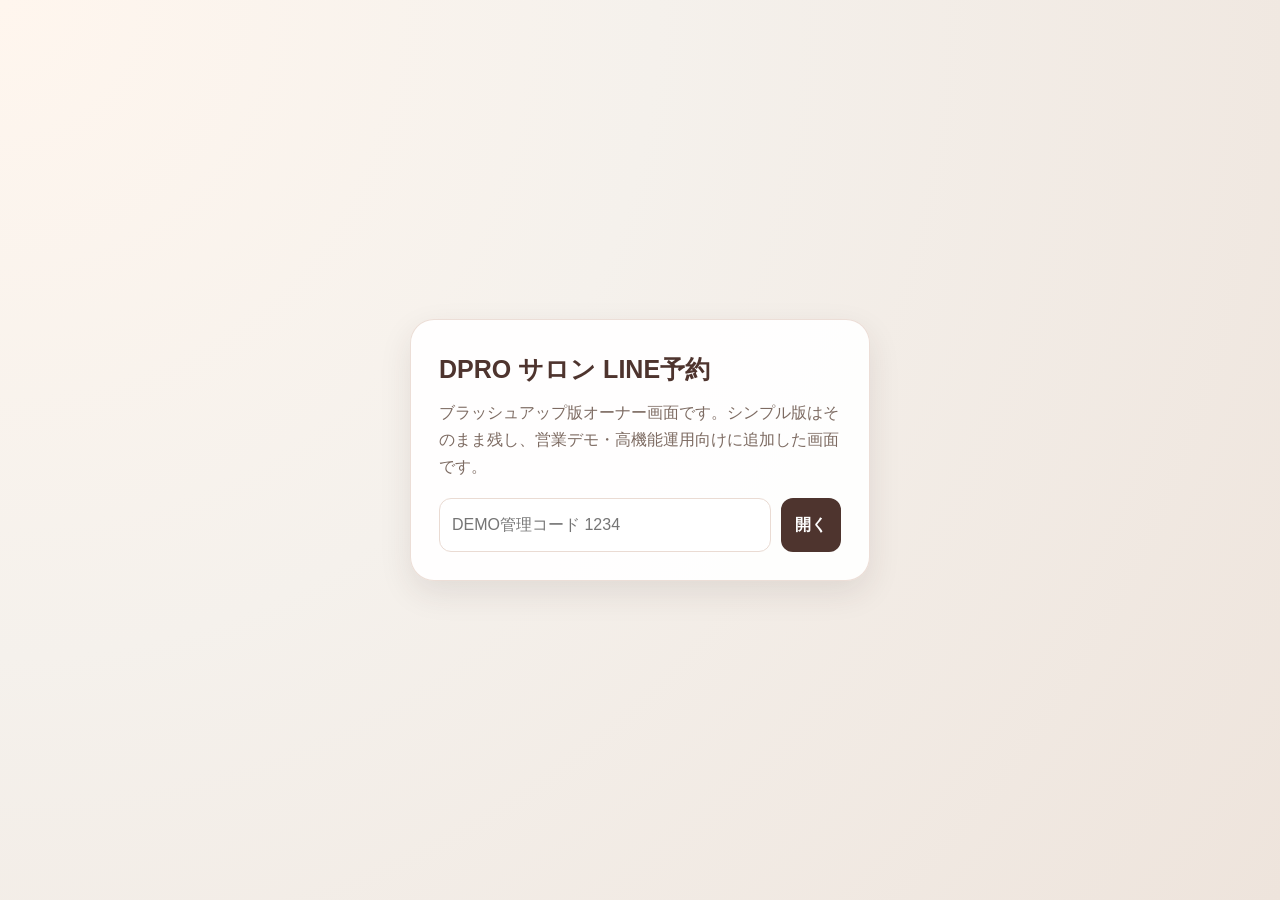
<file: owner.html>
<!DOCTYPE html>

<html lang="ja">
<head>
<meta charset="utf-8"/>
<meta content="width=device-width, initial-scale=1.0" name="viewport"/>
<title>DPROサロン LINE予約｜ブラッシュアップ版オーナー画面</title>

<style>
    :root {
      --bg: #f5f1ec;
      --card: #ffffff;
      --card-soft: #fff9f5;
      --text: #35221d;
      --muted: #7d6b62;
      --line: #eadbd3;
      --brown: #4e342e;
      --brown-2: #6d4c41;
      --accent: #a15c38;
      --accent-2: #d7a06d;
      --danger: #9f3a2f;
      --ok: #2f6f4e;
      --shadow: 0 12px 32px rgba(62,39,35,.10);
      --radius: 18px;
    }

    * { box-sizing: border-box; }

    body {
      margin: 0;
      font-family: -apple-system, BlinkMacSystemFont, "Helvetica Neue", Arial, sans-serif;
      background: radial-gradient(circle at top left, #fff6ee 0, #f5f1ec 42%, #eee4dc 100%);
      color: var(--text);
      line-height: 1.7;
    }

    button, input, select, textarea { font: inherit; }

    button {
      border: none;
      border-radius: 12px;
      padding: 12px 14px;
      background: var(--brown);
      color: #fff;
      font-weight: 700;
      cursor: pointer;
      transition: transform .08s ease, opacity .18s ease, background .18s ease;
    }

    button:hover { opacity: .92; }
    button:active { transform: translateY(1px); }
    button:disabled { opacity: .55; cursor: not-allowed; }

    .btn-sub { background: #8d6e63; }
    .btn-soft { background: #f3e8df; color: var(--brown); border: 1px solid var(--line); }
    .btn-danger { background: var(--danger); }
    .btn-ok { background: var(--ok); }
    .btn-accent { background: var(--accent); }

    .page { max-width: 1180px; margin: 0 auto; padding: 18px; }

    .login-wrap {
      min-height: 100vh;
      display: grid;
      place-items: center;
      padding: 24px;
    }

    .login-card {
      width: min(460px, 100%);
      background: rgba(255,255,255,.92);
      border: 1px solid rgba(234,219,211,.9);
      box-shadow: var(--shadow);
      border-radius: 24px;
      padding: 28px;
    }

    .login-card h1 { margin: 0 0 8px; font-size: 25px; color: var(--brown); }
    .login-card p { margin: 0 0 18px; color: var(--muted); }

    .admin-code-row { display: flex; gap: 10px; }
    .admin-code-row input { flex: 1; }

    input, select, textarea {
      width: 100%;
      border: 1px solid var(--line);
      border-radius: 12px;
      background: #fff;
      color: var(--text);
      padding: 12px;
      outline: none;
    }

    textarea { min-height: 92px; resize: vertical; }

    input:focus, select:focus, textarea:focus {
      border-color: #c79a7b;
      box-shadow: 0 0 0 3px rgba(161,92,56,.12);
    }

    .topbar {
      display: flex;
      gap: 14px;
      justify-content: space-between;
      align-items: center;
      margin: 6px 0 16px;
    }

    .brand h1 { margin: 0; font-size: clamp(22px, 3vw, 34px); color: var(--brown); line-height: 1.2; }
    .brand p { margin: 6px 0 0; color: var(--muted); font-size: 14px; }

    .top-actions { display: flex; flex-wrap: wrap; justify-content: flex-end; gap: 8px; }

    .status-pill {
      display: inline-flex;
      align-items: center;
      gap: 6px;
      background: #fff;
      border: 1px solid var(--line);
      color: var(--muted);
      border-radius: 999px;
      padding: 8px 12px;
      font-size: 13px;
      font-weight: 700;
    }

    .grid-summary {
      display: grid;
      grid-template-columns: repeat(4, minmax(0, 1fr));
      gap: 12px;
      margin: 18px 0;
    }

    .summary-card {
      background: rgba(255,255,255,.92);
      border: 1px solid rgba(234,219,211,.95);
      border-radius: var(--radius);
      padding: 16px;
      box-shadow: 0 8px 22px rgba(62,39,35,.06);
      min-height: 118px;
    }

    .summary-label { color: var(--muted); font-size: 13px; font-weight: 800; }
    .summary-main { font-size: 30px; color: var(--brown); font-weight: 900; margin-top: 4px; line-height: 1.1; }
    .summary-note { color: var(--muted); font-size: 13px; margin-top: 7px; }

    .main-grid {
      display: grid;
      grid-template-columns: 1.35fr .9fr;
      gap: 14px;
      align-items: start;
    }

    .panel {
      background: rgba(255,255,255,.94);
      border: 1px solid rgba(234,219,211,.96);
      border-radius: var(--radius);
      padding: 16px;
      box-shadow: 0 8px 26px rgba(62,39,35,.07);
      margin-bottom: 14px;
    }

    .panel-title {
      display: flex;
      align-items: center;
      justify-content: space-between;
      gap: 12px;
      border-bottom: 1px solid var(--line);
      padding-bottom: 10px;
      margin-bottom: 14px;
    }

    .panel-title h2 { margin: 0; font-size: 19px; color: var(--brown); }
    .panel-title small { color: var(--muted); font-weight: 700; }

    .date-row { display: flex; align-items: center; gap: 8px; flex-wrap: wrap; }
    .date-row input { width: 170px; }
    .date-input-wrap { display: grid; gap: 5px; min-width: 180px; }
    .date-input-wrap input { width: 100%; }
    .date-ja-label { color: var(--brown); font-size: 13px; font-weight: 900; line-height: 1.35; background: #fff7f1; border: 1px solid var(--line); border-radius: 999px; padding: 5px 9px; display: inline-block; }
    .field .date-ja-label { margin-top: 6px; border-radius: 12px; }

    .booking-list { display: grid; gap: 10px; }

    .booking-card {
      border: 1px solid var(--line);
      background: #fffdfb;
      border-radius: 16px;
      padding: 13px;
      display: grid;
      grid-template-columns: 86px 1fr;
      gap: 12px;
    }

    .time-box {
      background: #f2e6dd;
      color: var(--brown);
      border-radius: 14px;
      display: grid;
      place-items: center;
      font-size: 22px;
      font-weight: 900;
      min-height: 78px;
      text-align: center;
    }

    .booking-name { font-size: 18px; font-weight: 900; color: var(--brown); }
    .booking-meta { color: var(--muted); font-size: 13px; margin-top: 2px; }
    .booking-memo { background: #faf4ef; border-radius: 10px; padding: 8px 10px; color: #5d4037; margin: 8px 0; font-size: 13px; }

    .booking-actions { display: flex; flex-wrap: wrap; gap: 7px; margin-top: 8px; }
    .booking-actions button { padding: 8px 10px; font-size: 13px; }

    .todo-list { display: grid; gap: 9px; }
    .todo-item { border: 1px solid var(--line); border-radius: 14px; padding: 11px; background: #fffdfb; }
    .todo-head { font-weight: 900; color: var(--brown); }
    .todo-text { color: var(--muted); font-size: 13px; }

    .form-grid { display: grid; grid-template-columns: 1fr 1fr; gap: 10px; }
    .form-grid .full { grid-column: 1 / -1; }
    .field label { display: block; font-size: 13px; color: var(--brown); font-weight: 900; margin-bottom: 5px; }

    .template-row { display: flex; flex-wrap: wrap; gap: 6px; margin: 7px 0 2px; }
    .template-row button { padding: 7px 9px; font-size: 12px; }

    .message {
      margin-top: 10px;
      padding: 10px;
      border-radius: 12px;
      display: none;
      white-space: pre-wrap;
      font-weight: 700;
    }

    .message.show { display: block; }
    .message.ok { background: #eef8f1; color: #24583d; border: 1px solid #b8dec7; }
    .message.err { background: #fff0ed; color: #8d2b22; border: 1px solid #efc2ba; }
    .message.info { background: #f5efe9; color: #5d4037; border: 1px solid #eadbd3; }

    .empty {
      background: #faf4ef;
      border: 1px dashed #d7bda9;
      color: var(--muted);
      border-radius: 14px;
      padding: 16px;
      text-align: center;
      font-weight: 700;
    }

    .link-grid { display: grid; grid-template-columns: 1fr 1fr; gap: 8px; }
    .link-grid a {
      display: block;
      text-decoration: none;
      background: #f5ebe3;
      color: var(--brown);
      border: 1px solid var(--line);
      border-radius: 12px;
      padding: 11px;
      font-weight: 900;
      text-align: center;
    }

    .copy-output {
      width: 100%;
      background: #fffaf7;
      color: var(--text);
      border: 1px solid var(--line);
      border-radius: 14px;
      padding: 12px;
      font-size: 13px;
      line-height: 1.75;
      white-space: pre-wrap;
      margin-top: 10px;
      min-height: 184px;
      resize: vertical;
      box-shadow: inset 0 1px 0 rgba(255,255,255,.7);
    }

    .copy-note {
      margin: 8px 0 0;
      color: var(--muted);
      font-size: 12px;
      line-height: 1.6;
    }

    .slot-grid { display: grid; grid-template-columns: repeat(4, 1fr); gap: 8px; margin-top: 8px; }
    .slot-btn { background: #f6ede6; color: var(--brown); border: 1px solid var(--line); padding: 9px 5px; font-size: 13px; }

    .danger-note {
      background: #fff4f2;
      border: 1px solid #efc2ba;
      color: #7f2d25;
      border-radius: 14px;
      padding: 11px;
      font-size: 13px;
      margin-top: 10px;
    }

    .version { color: var(--muted); font-size: 12px; text-align: right; margin-top: 18px; }

    @media (max-width: 900px) {
      .grid-summary { grid-template-columns: repeat(2, minmax(0, 1fr)); }
      .main-grid { grid-template-columns: 1fr; }
      .topbar { align-items: flex-start; flex-direction: column; }
      .top-actions { justify-content: flex-start; }
    }

    @media (max-width: 560px) {
      .page { padding: 12px; }
      .grid-summary { grid-template-columns: 1fr; }
      .form-grid { grid-template-columns: 1fr; }
      .booking-card { grid-template-columns: 1fr; }
      .time-box { min-height: 54px; }
      .slot-grid { grid-template-columns: repeat(3, 1fr); }
      .link-grid { grid-template-columns: 1fr; }
      .admin-code-row { flex-direction: column; }
    }
  </style>
<meta content="SALON-FRONTEND-API3-20260822" name="dpro-frontend-version"/></head>
<body>
<div class="login-wrap" id="login-view">
<div class="login-card">
<h1>DPRO サロン LINE予約</h1>
<p>ブラッシュアップ版オーナー画面です。シンプル版はそのまま残し、営業デモ・高機能運用向けに追加した画面です。</p>
<div class="admin-code-row">
<input autocomplete="off" id="admin-code" inputmode="numeric" placeholder="DEMO管理コード 1234" type="password"/>
<button onclick="loginOwner()">開く</button>
</div>
<div class="message err" id="login-message"></div>
</div>
</div>
<div class="page" id="app-view" style="display:none;">
<div class="topbar">
<div class="brand">
<h1>サロン予約 オーナー管理</h1>
<p>今日の予約・電話予約・LINE連絡文面を、営業中に見やすくまとめたブラッシュアップ版です。</p>
</div>
<div class="top-actions">
<span class="status-pill" id="api-status">API確認中...</span>
<button class="btn-soft" onclick="openUrl('admin.html')">シンプル管理</button>
<button class="btn-soft" onclick="openUrl('staff.html')">スタッフ画面</button>
<button class="btn-soft" onclick="logoutOwner()">ログアウト</button>
</div>
</div>
<div class="grid-summary">
<div class="summary-card">
<div class="summary-label">今日の予約</div>
<div class="summary-main" id="today-count">--</div>
<div class="summary-note" id="today-note">読み込み中</div>
</div>
<div class="summary-card">
<div class="summary-label">次営業日の予約</div>
<div class="summary-main" id="next-count">--</div>
<div class="summary-note" id="next-note">読み込み中</div>
</div>
<div class="summary-card">
<div class="summary-label">今後の予約</div>
<div class="summary-main" id="future-count">--</div>
<div class="summary-note">今日以降の予約数</div>
</div>
<div class="summary-card">
<div class="summary-label">スタッフ</div>
<div class="summary-main" id="staff-count">--</div>
<div class="summary-note" id="staff-note">登録スタッフ数</div>
</div>
</div>
<div class="main-grid">
<main>
<section class="panel">
<div class="panel-title">
<h2>予約一覧</h2>
<div class="date-row">
<button class="btn-soft" onclick="moveDate(-1)">前日</button>
<div class="date-input-wrap">
<input id="view-date" onchange="setViewDateFromInput()" type="date"/>
<span class="date-ja-label" id="view-date-ja">日付を選択</span>
</div>
<button class="btn-soft" onclick="moveDate(1)">翌日</button>
<button class="btn-accent" onclick="goToday()">今日</button>
<button class="btn-sub" onclick="goNextBusinessDay()">次営業日</button>
</div>
</div>
<div class="message info show" id="date-status">読み込み中...</div>
<div class="booking-list" id="booking-list"></div>
</section>
<section class="panel">
<div class="panel-title">
<h2>電話・店頭予約を追加</h2>
<small>お客様がLINE以外で連絡した時用</small>
</div>
<div class="form-grid">
<div class="field">
<label>予約日</label>
<input id="manual-date" onchange="updateDateLabels()" type="date"/>
<div class="date-ja-label" id="manual-date-ja">予約日を選択</div>
</div>
<div class="field">
<label>時間</label>
<select id="manual-time"></select>
</div>
<div class="field">
<label>お客様名</label>
<input id="manual-name" placeholder="山田 花子" type="text"/>
</div>
<div class="field">
<label>担当</label>
<select id="manual-staff"></select>
</div>
<div class="field full">
<label>メモ</label>
<div class="template-row">
<button class="btn-soft" onclick="addMemoTemplate('カット希望')">カット</button>
<button class="btn-soft" onclick="addMemoTemplate('カラー相談')">カラー</button>
<button class="btn-soft" onclick="addMemoTemplate('初回来店')">初回</button>
<button class="btn-soft" onclick="addMemoTemplate('電話予約')">電話予約</button>
</div>
<textarea id="manual-memo" placeholder="メニュー・希望・注意点など"></textarea>
</div>
</div>
<div class="template-row">
<button class="btn-ok" id="manual-save" onclick="addManualBooking()">予約を追加する</button>
<button class="btn-soft" onclick="clearManualForm()">入力をクリア</button>
</div>
<div class="message" id="manual-message"></div>
</section>
</main>
<aside>
<section class="panel">
<div class="panel-title">
<h2>今日やること</h2>
<small id="todo-date-label">今日</small>
</div>
<div class="todo-list" id="todo-list"></div>
</section>
<section class="panel">
<div class="panel-title">
<h2>LINE文面コピー</h2>
<small>予約カードから作成</small>
</div>
<div class="empty" id="copy-help">予約カードの「文面作成」を押すと、ここにLINE文面が出ます。</div>
<textarea class="copy-output" id="copy-output" oninput="updateCurrentMessageFromEditor()" placeholder="ここにLINE文面が表示されます。表示後、この場で自由に編集できます。" style="display:none;"></textarea>
<p class="copy-note">文面はこの場で編集できます。言い回しを直してからコピーしてください。</p>
<div class="template-row">
<button class="btn-soft" onclick="insertMessageTemplate('early')">10分前案内</button>
<button class="btn-soft" onclick="insertMessageTemplate('change')">変更確認</button>
<button class="btn-soft" onclick="insertMessageTemplate('late')">遅れ連絡</button>
<button class="btn-soft" onclick="insertMessageTemplate('thanks')">丁寧にする</button>
<button class="btn-soft" onclick="insertMessageTemplate('first')">初回来店</button>
</div>
<div class="template-row">
<button class="btn-accent" onclick="copyCurrentMessage()">編集後の文面をコピー</button>
<button class="btn-soft" onclick="clearMessageBox()">クリア</button>
</div>
<div class="message" id="copy-message"></div>
</section>
<section class="panel">
<div class="panel-title">
<h2>営業前DEMO準備</h2>
<small>管理コード 1234</small>
</div>
<p style="color:var(--muted); margin-top:0; font-size:13px;">営業前にデモデータを整えます。シンプル版・ブラッシュアップ版の両方に反映されます。</p>
<button class="btn-accent" id="reset-btn" onclick="resetDemoData()">営業前DEMOを準備する</button>
<div class="message" id="reset-message"></div>
<div class="danger-note">※ 実データ運用では、営業デモ用のリセットは使わない前提です。</div>
</section>
<section class="panel">
<div class="panel-title">
<h2>画面リンク</h2>
<small>使い分け</small>
</div>
<div class="link-grid">
<a href="index.html" target="_blank">お客様予約</a>
<a href="admin.html" target="_blank">シンプル管理</a>
<a href="staff.html" target="_blank">スタッフ確認</a>
<a href="owner.html" target="_blank">オーナー画面</a>
</div>
</section>
</aside>
</div>
<div class="version">STEP SALON-BRUSH-6 / owner.html 日付表示改善 / シンプル版は変更なし</div>
</div>

<script src="salon-api3-common.js"></script><script src="salon-owner-api3.js"></script></body>
</html>
</file>
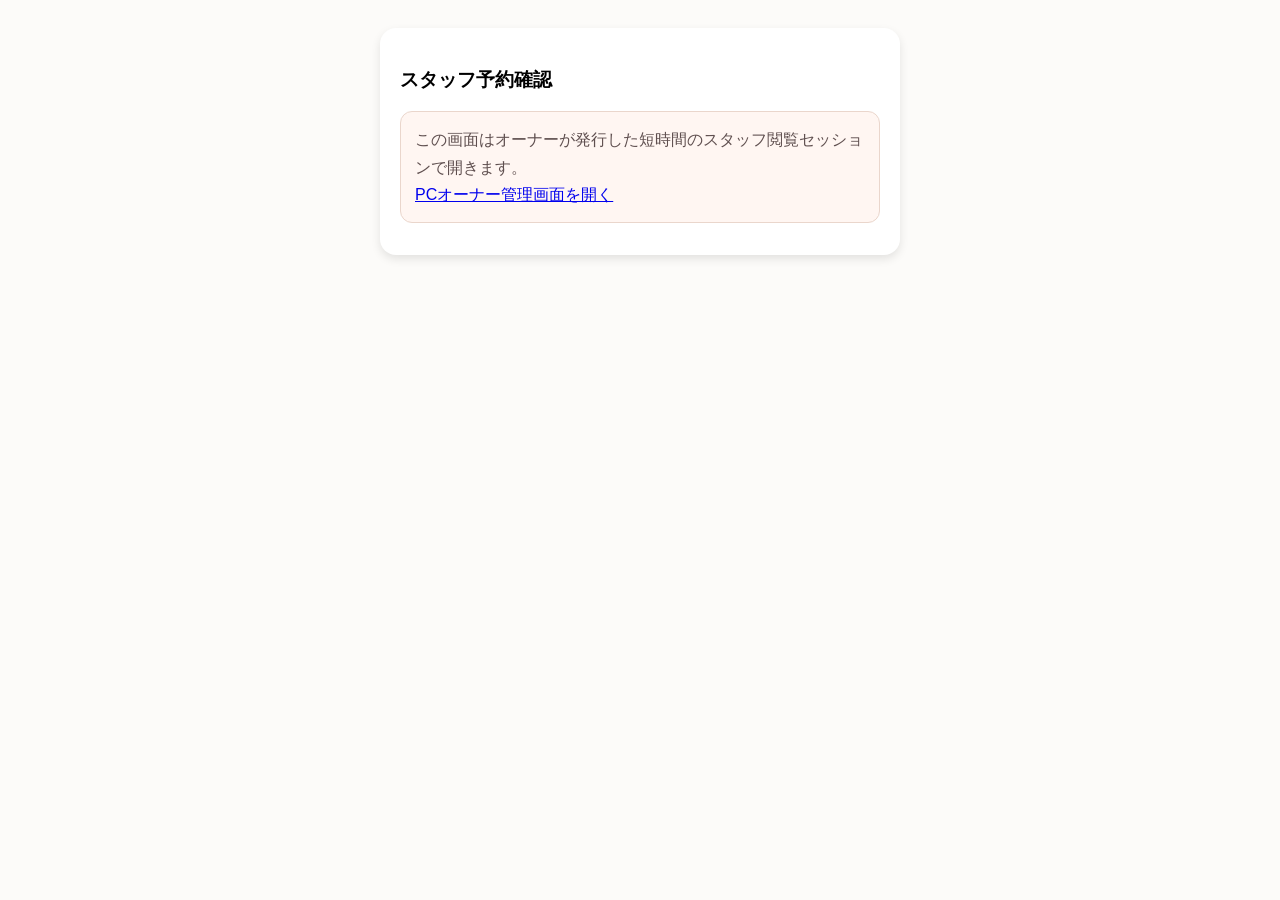
<file: staff.html>
<!DOCTYPE html>

<html lang="ja">
<head>
<meta charset="utf-8"/>
<meta content="width=device-width, initial-scale=1.0" name="viewport"/>
<title>スタッフ予約確認</title>

<style>
        body {
            font-family: sans-serif;
            padding: 20px;
            background: #fcfbf9;
        }

        .container {
            max-width: 480px;
            margin: 0 auto;
            background: white;
            padding: 20px;
            border-radius: 16px;
            box-shadow: 0 4px 10px rgba(0,0,0,0.1);
        }

        .booking-item {
            border-bottom: 1px solid #eee;
            padding: 15px 0;
            line-height: 1.6;
        }

        .booking-item:last-child {
            border-bottom: none;
        }

        .date-nav {
            display: flex;
            justify-content: space-between;
            align-items: center;
            gap: 8px;
            margin: 15px 0;
        }

        select {
            width: 100%;
            padding: 10px;
            margin: 10px 0;
            border: 1px solid #ddd;
            border-radius: 8px;
            box-sizing: border-box;
        }

        button {
            padding: 8px 12px;
            border: none;
            border-radius: 6px;
            background: #8e7f7f;
            color: white;
            cursor: pointer;
        }

        .sub-button {
            background: #aaa;
            width: 100%;
            margin: 6px 0 14px;
        }

        .section-title {
            margin-top: 24px;
            margin-bottom: 10px;
            font-size: 1.05em;
            font-weight: bold;
            color: #5f4f4f;
        }

        .summary-card {
            background: #fffaf8;
            border: 1px solid #eee;
            border-radius: 12px;
            padding: 14px;
            margin-bottom: 14px;
        }

        .next-card {
            background: #fff6f2;
            border: 1px solid #ead6cc;
            border-radius: 14px;
            padding: 16px;
            margin-bottom: 16px;
            line-height: 1.7;
        }

        .next-label {
            font-size: 0.85em;
            color: #8e7f7f;
            font-weight: bold;
            margin-bottom: 4px;
        }

        .next-time {
            font-size: 1.35em;
            font-weight: bold;
            color: #4e342e;
            margin-bottom: 6px;
        }

        .empty-text {
            color: #777;
            font-size: 0.9em;
            line-height: 1.6;
        }

        .memo {
            color: #666;
            background: #f9f9f9;
            padding: 5px;
            border-radius: 4px;
            display: block;
            margin-top: 5px;
            font-size: 0.85em;
        }

        .time {
            font-weight: bold;
            font-size: 1.05em;
        }

        .staff-name {
            color: #8e7f7f;
            font-size: 0.9em;
        }

        .reload-button {
            width: 100%;
            margin-top: 8px;
            background: #795548;
        }
    </style>
<meta content="SALON-FRONTEND-API3-20260822" name="dpro-frontend-version"/></head>
<body>
<div class="container">
<h3>スタッフ予約確認</h3>
<div id="content" style="display:none;">
<div class="next-card" id="next-booking-card">
<div class="next-label">次の予約</div>
<div class="empty-text">読み込み中...</div>
</div>
<div class="summary-card">
<div class="section-title" style="margin-top:0;">本日の予約一覧</div>
<div id="today-booking-list">読み込み中...</div>
<button class="reload-button" onclick="reloadAll()">最新情報に更新</button>
</div>
<div class="section-title">担当者別に確認</div>
<label>担当者を選択</label>
<select id="staff-selector" onchange="fetchStaffBookings()">
<option value="">-- 名前を選択 --</option>
</select>
<div class="date-nav">
<button onclick="changeDate(-1)">← 前日</button>
<h4 id="display-date"></h4>
<button onclick="changeDate(1)">翌日 →</button>
</div>
<button class="sub-button" onclick="goToday()">今日に戻る</button>
<div id="staff-booking-list"></div>
</div>
</div>

<script src="salon-api3-common.js"></script><script src="salon-staff-api3.js"></script></body>
</html>
</file>
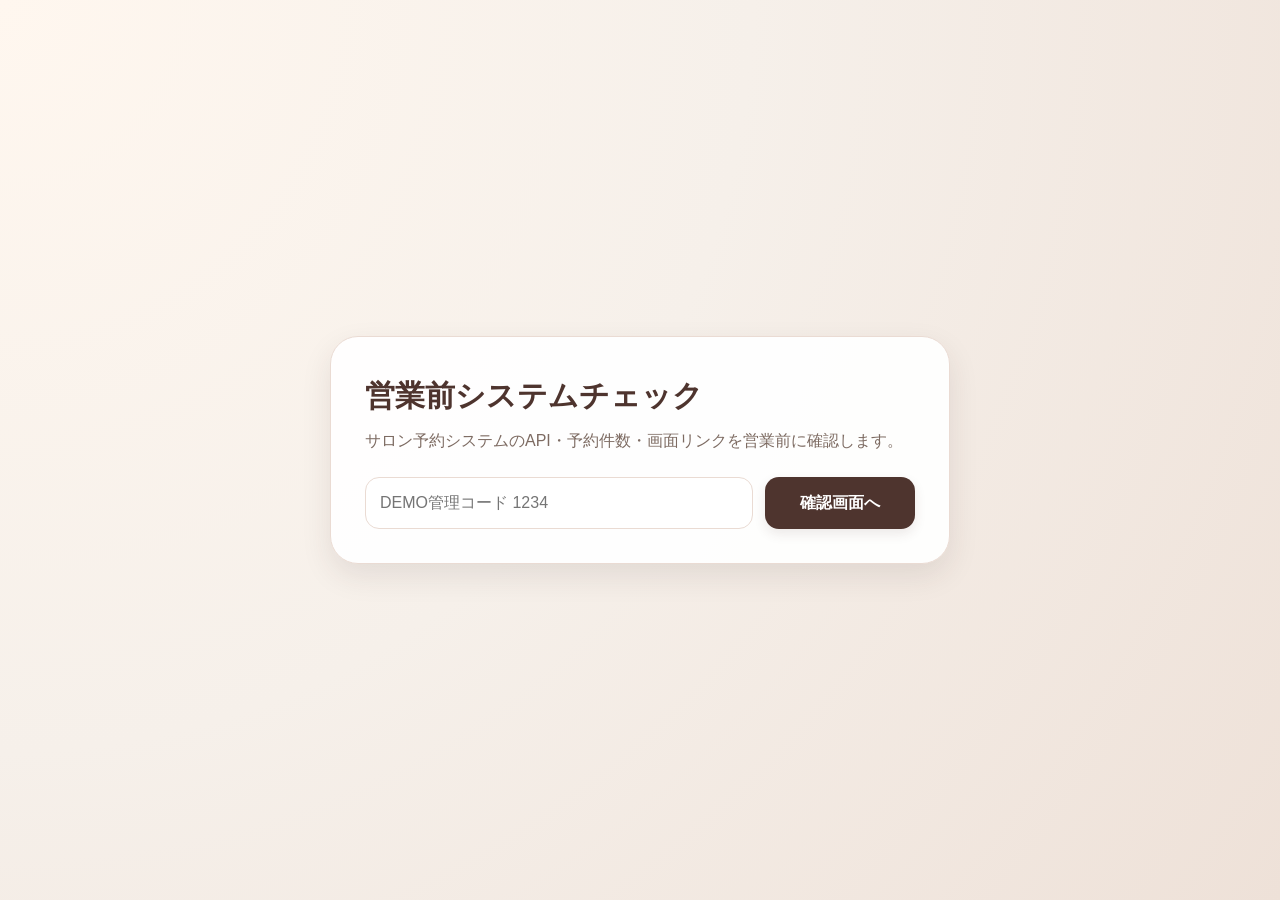
<file: system-check.html>
<!DOCTYPE html>

<html lang="ja">
<head>
<meta charset="utf-8"/>
<meta content="width=device-width, initial-scale=1.0, viewport-fit=cover" name="viewport"/>
<title>DPROサロン LINE予約｜営業前システムチェック</title>

<style>
    :root {
      --bg: #f6f0ea;
      --card: #ffffff;
      --soft: #fff8f3;
      --text: #35221d;
      --muted: #7d6b62;
      --line: #eadbd3;
      --brown: #4e342e;
      --brown2: #6d4c41;
      --accent: #a15c38;
      --danger: #a23b31;
      --warn: #a06a1f;
      --ok: #2f6f4e;
      --radius: 22px;
      --shadow: 0 12px 30px rgba(62, 39, 35, .10);
    }

    * { box-sizing: border-box; }

    body {
      margin: 0;
      min-height: 100vh;
      font-family: -apple-system, BlinkMacSystemFont, "Helvetica Neue", Arial, sans-serif;
      background: radial-gradient(circle at top left, #fff7ef 0, var(--bg) 48%, #eee1d8 100%);
      color: var(--text);
      line-height: 1.65;
      -webkit-text-size-adjust: 100%;
    }

    button, input, select, textarea { font: inherit; }

    button, a.btn {
      min-height: 46px;
      border: none;
      border-radius: 14px;
      padding: 12px 16px;
      background: var(--brown);
      color: #fff;
      font-weight: 900;
      cursor: pointer;
      text-decoration: none;
      display: inline-flex;
      justify-content: center;
      align-items: center;
      gap: 8px;
      box-shadow: 0 5px 12px rgba(78, 52, 46, .10);
    }

    button:active, a.btn:active { transform: translateY(1px); }
    button:disabled { opacity: .55; cursor: not-allowed; }

    .btn-soft { background: #f3e7de; color: var(--brown); border: 1px solid var(--line); box-shadow: none; }
    .btn-sub { background: #8d6e63; }
    .btn-accent { background: var(--accent); }
    .btn-ok { background: var(--ok); }
    .btn-danger { background: var(--danger); }
    .btn-wide { width: 100%; }

    input {
      width: 100%;
      min-height: 48px;
      border: 1px solid var(--line);
      border-radius: 14px;
      background: #fff;
      color: var(--text);
      padding: 12px 14px;
      outline: none;
      font-size: 16px;
    }

    input:focus {
      border-color: #c89470;
      box-shadow: 0 0 0 4px rgba(161, 92, 56, .13);
    }

    .login-wrap {
      min-height: 100vh;
      display: grid;
      place-items: center;
      padding: 24px;
    }

    .login-card {
      width: min(620px, 100%);
      background: rgba(255,255,255,.94);
      border: 1px solid var(--line);
      border-radius: 28px;
      box-shadow: var(--shadow);
      padding: 34px;
    }

    .login-card h1 { margin: 0 0 8px; font-size: 30px; color: var(--brown); }
    .login-card p { margin: 0 0 22px; color: var(--muted); font-size: 16px; }
    .login-row { display: grid; grid-template-columns: 1fr 150px; gap: 12px; }

    .page {
      width: min(1240px, 100%);
      margin: 0 auto;
      padding: 20px;
    }

    .topbar {
      position: sticky;
      top: 0;
      z-index: 20;
      display: flex;
      justify-content: space-between;
      align-items: center;
      gap: 14px;
      padding: 14px 0;
      background: linear-gradient(to bottom, rgba(246,240,234,.98), rgba(246,240,234,.88));
      backdrop-filter: blur(8px);
    }

    .brand h1 { margin: 0; font-size: clamp(26px, 3vw, 40px); line-height: 1.18; color: var(--brown); }
    .brand p { margin: 5px 0 0; color: var(--muted); font-size: 14px; }
    .top-actions { display: flex; gap: 10px; flex-wrap: wrap; justify-content: flex-end; }

    .status-pill {
      display: inline-flex;
      align-items: center;
      min-height: 46px;
      border-radius: 999px;
      background: #fff;
      border: 1px solid var(--line);
      color: var(--muted);
      padding: 10px 14px;
      font-weight: 900;
      font-size: 14px;
    }

    .hero {
      display: grid;
      grid-template-columns: 1.1fr .9fr;
      gap: 14px;
      align-items: stretch;
      margin-bottom: 14px;
    }

    .overall {
      background: linear-gradient(135deg, #fff, #fff6ef);
      border: 1px solid var(--line);
      border-radius: 28px;
      box-shadow: var(--shadow);
      padding: 22px;
    }

    .overall-title {
      display: flex;
      align-items: center;
      justify-content: space-between;
      gap: 12px;
      border-bottom: 1px solid var(--line);
      padding-bottom: 14px;
      margin-bottom: 14px;
    }

    .overall h2 { margin: 0; font-size: 28px; color: var(--brown); }
    .overall-main { display: flex; align-items: center; gap: 16px; }
    .big-badge {
      flex: 0 0 auto;
      width: 92px;
      height: 92px;
      border-radius: 26px;
      display: grid;
      place-items: center;
      font-size: 34px;
      font-weight: 1000;
      color: #fff;
      background: var(--warn);
      box-shadow: 0 8px 18px rgba(62,39,35,.12);
    }
    .big-badge.ok { background: var(--ok); }
    .big-badge.err { background: var(--danger); }

    .overall-text strong { display: block; font-size: 22px; color: var(--brown); }
    .overall-text span { display: block; color: var(--muted); margin-top: 4px; }

    .summary-grid {
      display: grid;
      grid-template-columns: repeat(4, 1fr);
      gap: 12px;
      margin-bottom: 14px;
    }

    .summary-card, .panel {
      background: rgba(255,255,255,.95);
      border: 1px solid var(--line);
      border-radius: var(--radius);
      box-shadow: 0 8px 22px rgba(62,39,35,.07);
    }

    .summary-card { padding: 18px; }
    .summary-label { color: var(--muted); font-size: 14px; font-weight: 900; }
    .summary-main { margin-top: 4px; color: var(--brown); font-size: 38px; font-weight: 1000; line-height: 1; }
    .summary-note { margin-top: 8px; color: var(--muted); font-size: 14px; }

    .main-grid {
      display: grid;
      grid-template-columns: 1fr 1fr;
      gap: 14px;
      align-items: start;
    }

    .panel { padding: 18px; margin-bottom: 14px; }

    .panel-title {
      display: flex;
      align-items: center;
      justify-content: space-between;
      gap: 12px;
      border-bottom: 1px solid var(--line);
      padding-bottom: 12px;
      margin-bottom: 14px;
    }

    .panel-title h2 { margin: 0; font-size: 22px; color: var(--brown); }
    .panel-title small { color: var(--muted); font-weight: 800; }

    .check-list { display: grid; gap: 10px; }

    .check-row {
      display: grid;
      grid-template-columns: 112px 1fr;
      gap: 12px;
      align-items: start;
      padding: 12px;
      border: 1px solid var(--line);
      border-radius: 16px;
      background: #fff;
    }

    .check-label {
      display: inline-flex;
      justify-content: center;
      align-items: center;
      min-height: 32px;
      border-radius: 999px;
      padding: 6px 10px;
      font-size: 13px;
      font-weight: 1000;
      color: #fff;
      background: var(--warn);
      white-space: nowrap;
    }
    .check-label.ok { background: var(--ok); }
    .check-label.err { background: var(--danger); }
    .check-label.info { background: var(--brown2); }

    .check-body strong { display: block; color: var(--brown); font-size: 16px; }
    .check-body span { display: block; color: var(--muted); font-size: 14px; margin-top: 3px; word-break: break-word; }

    .message {
      display: none;
      white-space: pre-wrap;
      border-radius: 16px;
      padding: 13px 14px;
      margin: 10px 0;
      font-weight: 800;
    }
    .message.show { display: block; }
    .message.info { background: #fff7ed; border: 1px solid #ecd7c5; color: #6d4c41; }
    .message.ok { background: #edf7f0; border: 1px solid #c6e4cf; color: #286342; }
    .message.err { background: #fff0ee; border: 1px solid #efc7c0; color: #963429; }

    .link-grid, .action-grid {
      display: grid;
      grid-template-columns: repeat(2, 1fr);
      gap: 10px;
    }

    .link-grid a, .step-card a {
      display: flex;
      align-items: center;
      justify-content: center;
      min-height: 52px;
      border-radius: 16px;
      border: 1px solid var(--line);
      background: #f4e7de;
      color: var(--brown);
      text-decoration: none;
      font-weight: 1000;
      text-align: center;
      padding: 12px;
    }

    .demo-steps { display: grid; gap: 10px; }
    .step-card {
      border: 1px solid var(--line);
      border-radius: 18px;
      background: #fff;
      padding: 14px;
    }
    .step-card h3 { margin: 0 0 6px; color: var(--brown); font-size: 17px; }
    .step-card p { margin: 0 0 10px; color: var(--muted); font-size: 14px; }

    .data-table { display: grid; gap: 8px; }
    .data-row {
      display: grid;
      grid-template-columns: 150px 1fr;
      gap: 12px;
      border-bottom: 1px solid #f1e5dd;
      padding: 8px 0;
      font-size: 14px;
    }
    .data-row:last-child { border-bottom: none; }
    .data-key { color: var(--muted); font-weight: 900; }
    .data-val { color: var(--text); font-weight: 800; word-break: break-word; }

    .booking-list { display: grid; gap: 10px; }
    .booking-card {
      display: grid;
      grid-template-columns: 84px 1fr;
      gap: 12px;
      border: 1px solid var(--line);
      border-radius: 18px;
      background: #fff;
      padding: 12px;
    }
    .time-box {
      min-height: 70px;
      border-radius: 14px;
      background: #f0e2d8;
      color: var(--brown);
      display: grid;
      place-items: center;
      font-size: 22px;
      font-weight: 1000;
    }
    .booking-name { font-size: 17px; font-weight: 1000; color: var(--brown); }
    .booking-meta { color: var(--muted); font-size: 13px; font-weight: 800; }
    .booking-memo { margin-top: 6px; background: var(--soft); border-radius: 12px; padding: 7px 9px; color: var(--muted); font-size: 13px; }

    .closed-list, .staff-tags { display: flex; flex-wrap: wrap; gap: 8px; }
    .tag {
      display: inline-flex;
      align-items: center;
      min-height: 34px;
      border-radius: 999px;
      padding: 7px 11px;
      background: #f5e7de;
      color: var(--brown);
      font-weight: 900;
      border: 1px solid var(--line);
      font-size: 13px;
    }

    .empty {
      border: 1px dashed #dcc8bd;
      background: var(--soft);
      border-radius: 16px;
      padding: 14px;
      color: var(--muted);
      font-weight: 800;
      text-align: center;
    }

    .version {
      text-align: center;
      color: var(--muted);
      font-size: 12px;
      margin: 28px 0 10px;
    }

    @media (max-width: 980px) {
      .hero, .main-grid { grid-template-columns: 1fr; }
      .summary-grid { grid-template-columns: repeat(2, 1fr); }
      .topbar { position: static; align-items: flex-start; flex-direction: column; }
      .top-actions { justify-content: flex-start; }
    }

    @media (max-width: 620px) {
      .page { padding: 14px; }
      .login-row, .summary-grid, .link-grid, .action-grid { grid-template-columns: 1fr; }
      .check-row, .data-row, .booking-card { grid-template-columns: 1fr; }
      .time-box { min-height: 54px; }
      button, a.btn, .link-grid a { width: 100%; }
      .overall-main { flex-direction: column; align-items: flex-start; }
    }
  </style>
<meta content="SALON-FRONTEND-API3-20260822" name="dpro-frontend-version"/></head>
<body>
<div class="login-wrap" id="login-view">
<div class="login-card">
<h1>営業前システムチェック</h1>
<p>サロン予約システムのAPI・予約件数・画面リンクを営業前に確認します。</p>
<div class="login-row">
<input id="admin-code" inputmode="numeric" placeholder="DEMO管理コード 1234" type="password"/>
<button onclick="loginOwner()">確認画面へ</button>
</div>
<div class="message" id="login-message"></div>
</div>
</div>
<div class="page" id="app-view" style="display:none;">
<header class="topbar">
<div class="brand">
<h1>サロン予約 システムチェック</h1>
<p>営業前に、統合API・Supabase・予約データ・画面リンクをまとめて確認します。</p>
</div>
<div class="top-actions">
<span class="status-pill" id="api-pill">統合API 確認中</span>
<button class="btn-accent" onclick="runAllChecks()">再チェック</button>
<button class="btn-soft" onclick="resetDemoData()">DEMO準備</button>
<button class="btn-soft" onclick="logoutOwner()">ログアウト</button>
</div>
</header>
<section class="hero">
<div class="overall">
<div class="overall-title">
<h2>総合判定</h2>
<small id="last-check">未確認</small>
</div>
<div class="overall-main">
<div class="big-badge" id="overall-badge">?</div>
<div class="overall-text">
<strong id="overall-title">チェック中です</strong>
<span id="overall-note">営業前DEMOに必要な項目を確認します。</span>
</div>
</div>
<div class="message" id="reset-message"></div>
</div>
<div class="panel">
<div class="panel-title">
<h2>営業で使うURL</h2>
<small>クリックで開く</small>
</div>
<div class="link-grid">
<a href="index.html" target="_blank">お客様予約</a>
<a href="owner.html" target="_blank">PC版オーナー</a>
<a href="owner-ipad.html" target="_blank">iPad版</a>
<a href="admin.html" target="_blank">シンプル管理</a>
<a href="staff.html" target="_blank">スタッフ確認</a>
<a href="https://liff.line.me/2010243135-H06VsAHm" target="_blank">LIFF URL</a>
</div>
</div>
</section>
<section class="summary-grid">
<div class="summary-card">
<div class="summary-label">本日の予約</div>
<div class="summary-main" id="today-count">--</div>
<div class="summary-note" id="today-note">確認中</div>
</div>
<div class="summary-card">
<div class="summary-label">次営業日の予約</div>
<div class="summary-main" id="next-count">--</div>
<div class="summary-note" id="next-note">確認中</div>
</div>
<div class="summary-card">
<div class="summary-label">今後の予約</div>
<div class="summary-main" id="future-count">--</div>
<div class="summary-note">今日以降の予約数</div>
</div>
<div class="summary-card">
<div class="summary-label">スタッフ</div>
<div class="summary-main" id="staff-count">--</div>
<div class="summary-note" id="staff-note">確認中</div>
</div>
</section>
<main class="main-grid">
<section>
<div class="panel">
<div class="panel-title">
<h2>接続チェック</h2>
<small>重要項目</small>
</div>
<div class="check-list" id="check-list">
<div class="empty">読み込み中...</div>
</div>
</div>
<div class="panel">
<div class="panel-title">
<h2>営業前デモ手順</h2>
<small>おすすめ順</small>
</div>
<div class="demo-steps">
<div class="step-card">
<h3>1. DEMOデータを準備</h3>
<p>本日・次営業日・今後の予約が見える状態に整えます。</p>
<button class="btn-wide btn-accent" onclick="resetDemoData()">営業前DEMOを準備する</button>
</div>
<div class="step-card">
<h3>2. オーナー画面で説明</h3>
<p>今日の予約、今日やること、LINE文面コピーを見せます。</p>
<a href="owner.html" target="_blank">PC版 owner.html を開く</a>
</div>
<div class="step-card">
<h3>3. iPad画面で簡単操作を見せる</h3>
<p>PCが苦手なオーナーには、iPad版を主役にします。</p>
<a href="owner-ipad.html" target="_blank">iPad版 owner-ipad.html を開く</a>
</div>
<div class="step-card">
<h3>4. お客様予約を試す</h3>
<p>予約が入るとLINE通知が届き、管理画面に反映されます。</p>
<a href="index.html" target="_blank">お客様予約 index.html を開く</a>
</div>
</div>
</div>
</section>
<section>
<div class="panel">
<div class="panel-title">
<h2>店舗設定・休業日</h2>
<small>現在値</small>
</div>
<div class="data-table" id="settings-table">
<div class="empty">確認中...</div>
</div>
</div>
<div class="panel">
<div class="panel-title">
<h2>スタッフ一覧</h2>
<small id="staff-list-note">確認中</small>
</div>
<div class="staff-tags" id="staff-list"></div>
</div>
<div class="panel">
<div class="panel-title">
<h2>本日の予約一覧</h2>
<small id="today-list-note">確認中</small>
</div>
<div class="booking-list" id="today-booking-list">
<div class="empty">確認中...</div>
</div>
</div>
</section>
</main>
<div class="version">STEP SALON-BRUSH-6 / system-check.html 表示改善 / シンプル版は変更なし</div>
</div>

<script src="salon-api3-common.js"></script><script src="salon-system-check-api3.js"></script></body>
</html>
</file>
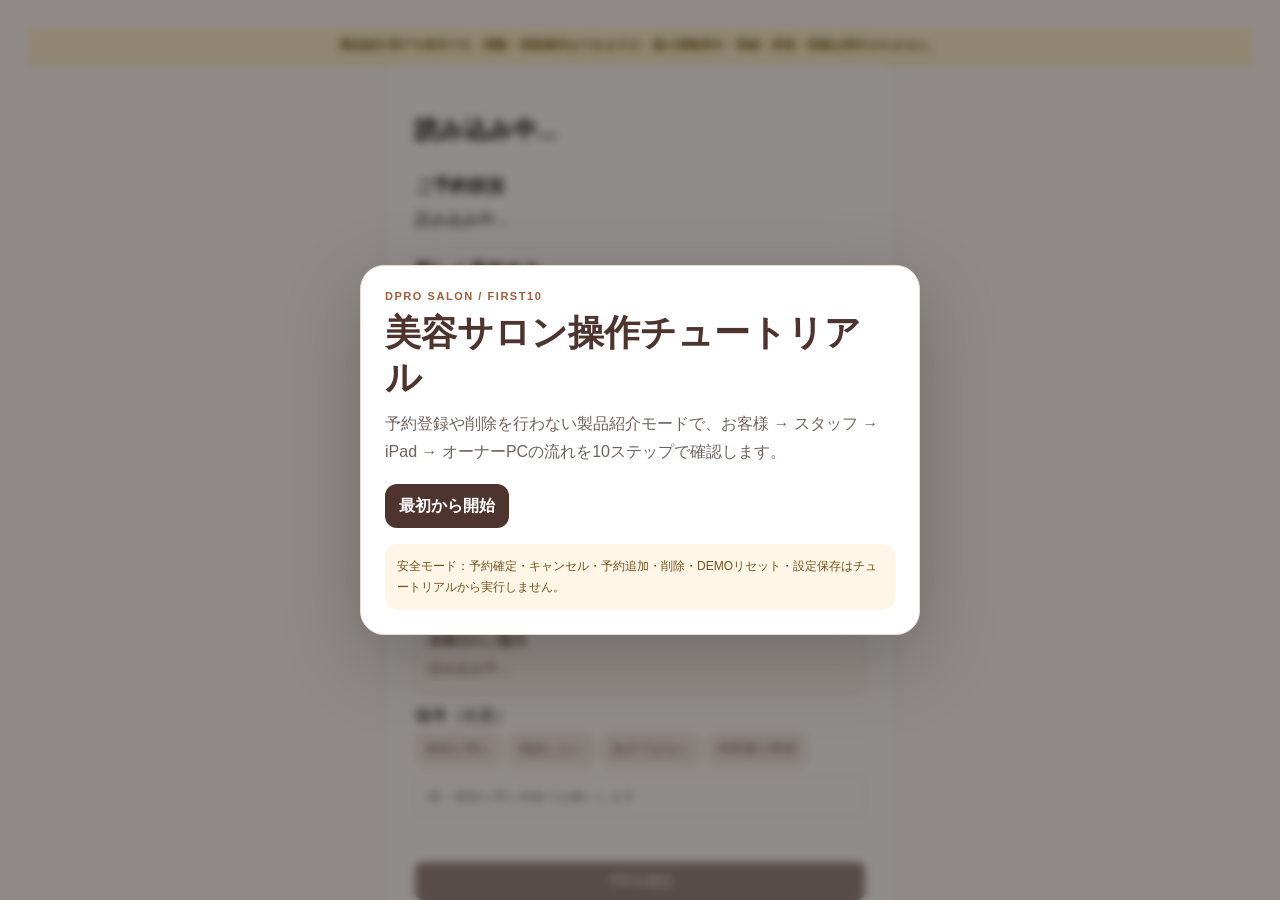
<file: tutorial.html>
<!doctype html>
<html lang="ja">
<head>
<meta charset="utf-8">
<meta name="viewport" content="width=device-width,initial-scale=1,viewport-fit=cover">
<meta name="robots" content="noindex,nofollow,noarchive">
<title>DPRO SALON｜操作チュートリアル</title>
<link rel="stylesheet" href="tutorial.css?v=R3-20260828">
</head>
<body>
<iframe id="dpro-tutorial-frame" title="DPRO SALON 製品操作画面" src="index.html?embed_demo=1"></iframe>

<section id="dpro-tutorial-launcher" class="dpro-launcher" aria-labelledby="dpro-launcher-title">
  <div class="dpro-launcher-card">
    <div class="dpro-kicker">DPRO SALON / FIRST10</div>
    <h1 id="dpro-launcher-title">美容サロン操作チュートリアル</h1>
    <p>予約登録や削除を行わない製品紹介モードで、お客様 → スタッフ → iPad → オーナーPCの流れを10ステップで確認します。</p>
    <div class="dpro-launcher-actions">
      <button id="dpro-start" type="button">最初から開始</button>
      <button id="dpro-resume" class="secondary" type="button">続きから再開</button>
      <button id="dpro-replay" class="secondary" type="button">もう一度見る</button>
    </div>
    <p class="dpro-safety">安全モード：予約確定・キャンセル・予約追加・削除・DEMOリセット・設定保存はチュートリアルから実行しません。</p>
  </div>
</section>

<div id="dpro-target-highlight" class="dpro-highlight" aria-hidden="true"></div>

<aside id="dpro-tutorial-card" class="dpro-card" role="dialog" aria-modal="false" aria-labelledby="dpro-step-title" tabindex="-1">
  <div id="dpro-drag-handle" class="dpro-drag-handle" tabindex="0" role="button" aria-label="チュートリアルカードを移動">
    <span class="dpro-grip" aria-hidden="true">⋮⋮</span>
    <span>DPRO 操作ガイド</span>
    <button id="dpro-close" class="icon-button" type="button" aria-label="チュートリアルを閉じる">×</button>
  </div>
  <div class="dpro-card-body">
    <div class="dpro-step-meta"><span id="dpro-step-no">1 / 10</span><span id="dpro-role">CUSTOMER</span></div>
    <h2 id="dpro-step-title"></h2>
    <p id="dpro-step-copy"></p>
    <div id="dpro-target-status" class="dpro-target-status" aria-live="polite">対象を確認中…</div>
    <div class="dpro-controls">
      <button id="dpro-back" class="secondary" type="button">戻る</button>
      <button id="dpro-next" type="button">次へ</button>
      <button id="dpro-skip" class="ghost" type="button">スキップ</button>
    </div>
    <div class="dpro-key-help">Tabで移動 / ← 戻る / → 次へ / Esc 閉じる</div>
  </div>
</aside>

<button id="dpro-dock" class="dpro-dock" type="button">チュートリアルを再開</button>

<section id="dpro-finish" class="dpro-finish" aria-labelledby="dpro-finish-title">
  <div class="dpro-launcher-card">
    <div class="dpro-kicker">FIRST10 COMPLETE</div>
    <h2 id="dpro-finish-title">10ステップの確認が完了しました</h2>
    <p id="dpro-finish-copy">お客様・スタッフ・iPad・オーナーPCの予約共有フローを確認しました。</p>
    <div class="dpro-launcher-actions">
      <button id="dpro-finish-replay" type="button">Replay / もう一度見る</button>
      <button id="dpro-finish-close" class="secondary" type="button">閉じる</button>
    </div>
  </div>
</section>

<script src="tutorial-runtime.js?v=R3-20260828-2"></script>
</body>
</html>
</file>
<file: guide-center.css>
*{box-sizing:border-box}html,body{margin:0;max-width:100%;overflow-x:hidden}body{font-family:-apple-system,BlinkMacSystemFont,"Segoe UI","Hiragino Kaku Gothic ProN","Yu Gothic",Meiryo,sans-serif;color:#202124;background:#f6f7f8;line-height:1.65}.guide-shell{width:min(1120px,calc(100% - 32px));margin:0 auto}.guide-hero{background:#fff;border-bottom:1px solid #e5e7eb;padding:42px 0 30px}.guide-kicker{font-size:12px;font-weight:800;letter-spacing:.12em;color:#6b7280}.guide-hero h1{margin:8px 0 12px;font-size:clamp(28px,4vw,44px);line-height:1.2}.guide-lead{margin:0;max-width:760px;color:#4b5563}.guide-actions{display:flex;flex-wrap:wrap;gap:10px;margin-top:22px}button{appearance:none;border:1px solid #111827;border-radius:12px;background:#111827;color:#fff;font:inherit;font-weight:700;padding:11px 16px;cursor:pointer;min-height:44px}button.secondary{background:#fff;color:#111827;border-color:#cbd5e1}button[hidden]{display:none!important}button:focus-visible,a:focus-visible{outline:3px solid currentColor;outline-offset:3px}.guide-progress{margin-top:14px;font-weight:700;color:#374151;min-height:1.6em}.guide-safety{margin:10px 0 0;font-size:13px;color:#6b7280}.guide-main{padding:34px 0 56px}.guide-section-heading{display:flex;align-items:end;justify-content:space-between;gap:16px;margin-bottom:18px}.guide-section-heading h2,.guide-note h2{margin:4px 0 0;font-size:clamp(22px,3vw,30px);line-height:1.3}.guide-count{white-space:nowrap;font-size:12px;font-weight:800;border:1px solid #d1d5db;border-radius:999px;background:#fff;padding:7px 10px}.guide-grid{display:grid;grid-template-columns:repeat(2,minmax(0,1fr));gap:14px}.guide-card{min-width:0;background:#fff;border:1px solid #e5e7eb;border-radius:16px;padding:18px;box-shadow:0 4px 18px rgba(15,23,42,.04)}.guide-card-top{display:flex;align-items:center;justify-content:space-between;gap:12px}.guide-step{font-weight:800;font-size:13px}.guide-role{font-size:11px;font-weight:800;color:#6b7280;border:1px solid #e5e7eb;border-radius:999px;padding:4px 8px}.guide-card h3{margin:10px 0 6px;font-size:17px;line-height:1.45}.guide-card p{margin:0;color:#4b5563;font-size:14px}.guide-path{margin-top:10px;font-size:12px;color:#6b7280;overflow-wrap:anywhere}.guide-note{margin-top:28px;background:#fff;border:1px solid #e5e7eb;border-radius:16px;padding:20px}.guide-note p{margin:8px 0 0;color:#4b5563}.guide-overlay{position:fixed;inset:0;z-index:9999;display:none;background:#fff;flex-direction:column}.guide-overlay.is-open{display:flex}.guide-overlay-bar{height:58px;flex:0 0 58px;display:flex;align-items:center;justify-content:space-between;gap:12px;padding:8px 14px;border-bottom:1px solid #e5e7eb;background:#fff}.guide-overlay-bar strong{min-width:0;overflow:hidden;text-overflow:ellipsis;white-space:nowrap}.guide-overlay-bar button{padding:8px 12px;min-height:40px}.guide-overlay iframe{display:block;width:100%;height:calc(100dvh - 58px);border:0;background:#fff;min-width:0}
@media(max-width:700px){.guide-shell{width:min(100%,calc(100% - 20px))}.guide-hero{padding:28px 0 22px}.guide-grid{grid-template-columns:1fr}.guide-actions{display:grid;grid-template-columns:1fr}.guide-actions button{width:100%}.guide-section-heading{align-items:flex-start}.guide-count{margin-top:4px}.guide-overlay-bar{height:54px;flex-basis:54px;padding:6px 8px}.guide-overlay-bar strong{font-size:13px}.guide-overlay-bar button{font-size:12px;padding:7px 9px}.guide-overlay iframe{height:calc(100dvh - 54px)}}
@media(max-width:340px){.guide-shell{width:min(100%,calc(100% - 16px))}.guide-card{padding:15px}.guide-role{font-size:10px}.guide-overlay-bar strong{max-width:48%}}
</file>
<file: tutorial.css>
*{box-sizing:border-box}html,body{margin:0;width:100%;height:100%;overflow:hidden;font-family:-apple-system,BlinkMacSystemFont,"Segoe UI","Noto Sans JP","Yu Gothic UI",Meiryo,sans-serif;color:#2f2724;background:#f6f1ed}button{font:inherit}button:focus-visible,[tabindex]:focus-visible{outline:3px solid #1769aa;outline-offset:3px}#dpro-tutorial-frame{position:fixed;inset:0;width:100vw;height:100vh;border:0;background:#fff}.dpro-launcher,.dpro-finish{position:fixed;inset:0;z-index:2147483000;display:grid;place-items:center;padding:16px;background:rgba(34,27,23,.50);backdrop-filter:blur(4px)}.dpro-launcher-card{width:min(560px,100%);max-height:calc(100vh - 24px);overflow:auto;padding:24px;border:1px solid #eadbd3;border-radius:24px;background:#fff;box-shadow:0 24px 80px rgba(0,0,0,.22)}.dpro-kicker{font-size:11px;font-weight:900;letter-spacing:.14em;color:#a15c38}.dpro-launcher h1,.dpro-finish h2{margin:8px 0 10px;color:#4e342e;font-size:clamp(25px,5vw,36px);line-height:1.25}.dpro-launcher p,.dpro-finish p{margin:0;color:#6f625c;line-height:1.75}.dpro-launcher-actions{display:flex;flex-wrap:wrap;gap:8px;margin-top:18px}.dpro-launcher-actions button,.dpro-controls button{min-height:44px;border:0;border-radius:12px;padding:10px 14px;background:#4e342e;color:#fff;font-weight:850;cursor:pointer}.dpro-launcher-actions button.secondary,.dpro-controls button.secondary{background:#eee5df;color:#4e342e}.dpro-controls button.ghost{background:#fff;color:#6f625c;border:1px solid #d9c8bf}.dpro-safety{margin-top:16px!important;padding:12px;border-radius:12px;background:#fff6e8;color:#73521b!important;font-size:12px}.dpro-card{position:fixed;z-index:2147483100;left:16px;top:16px;width:min(370px,calc(100vw - 16px));max-height:calc(100vh - 16px);overflow:auto;border:1px solid rgba(234,219,211,.98);border-radius:18px;background:rgba(255,255,255,.98);box-shadow:0 18px 60px rgba(0,0,0,.22);display:none;touch-action:none}.dpro-card.is-open{display:block}.dpro-drag-handle{min-height:46px;display:flex;align-items:center;gap:8px;padding:8px 10px;background:linear-gradient(135deg,#4e342e,#8d6e63);color:#fff;font-weight:900;cursor:grab;user-select:none;touch-action:none}.dpro-drag-handle.is-dragging{cursor:grabbing}.dpro-grip{font-size:18px;letter-spacing:-4px;opacity:.9}.icon-button{margin-left:auto;width:36px;height:36px;border:1px solid rgba(255,255,255,.35);border-radius:10px;background:rgba(255,255,255,.12);color:#fff;font-size:22px;line-height:1;cursor:pointer}.dpro-card-body{padding:14px}.dpro-step-meta{display:flex;justify-content:space-between;gap:8px;color:#a15c38;font-size:11px;font-weight:900;letter-spacing:.08em}.dpro-card h2{margin:7px 0 7px;color:#4e342e;font-size:20px;line-height:1.42}.dpro-card p{margin:0;color:#685c57;font-size:13px;line-height:1.7}.dpro-target-status{margin-top:10px;padding:8px 10px;border-radius:10px;background:#f7f0eb;color:#6d4c41;font-size:11px;font-weight:800}.dpro-target-status.ok{background:#edf7f0;color:#2f6f4e}.dpro-target-status.warn{background:#fff3e0;color:#8a5b11}.dpro-controls{display:grid;grid-template-columns:auto 1fr auto;gap:7px;margin-top:12px}.dpro-controls #dpro-next{width:100%}.dpro-key-help{margin-top:9px;color:#84756e;font-size:10px;text-align:center}.dpro-highlight{position:fixed;z-index:2147483050;pointer-events:none;display:none;border:4px solid #e85d04;border-radius:12px;box-shadow:0 0 0 9999px rgba(40,32,28,.18),0 0 0 4px rgba(255,255,255,.8),0 10px 28px rgba(0,0,0,.18);transition:left .18s ease,top .18s ease,width .18s ease,height .18s ease}.dpro-highlight.is-visible{display:block}.dpro-dock{position:fixed;z-index:2147483150;right:12px;bottom:12px;min-height:44px;border:0;border-radius:999px;padding:10px 15px;background:#4e342e;color:#fff;font-weight:900;box-shadow:0 10px 30px rgba(0,0,0,.22);display:none;cursor:pointer}.dpro-dock.is-visible{display:block}.dpro-finish{display:none}.dpro-finish.is-visible{display:grid}@media(max-width:420px){.dpro-card{left:8px;top:8px;width:calc(100vw - 16px);max-height:calc(100vh - 16px)}.dpro-card-body{padding:12px}.dpro-controls{grid-template-columns:1fr 1fr}.dpro-controls #dpro-skip{grid-column:1/-1}.dpro-launcher-card{padding:19px;border-radius:18px}.dpro-launcher-actions{display:grid}.dpro-launcher-actions button{width:100%}}@media(prefers-reduced-motion:reduce){*{scroll-behavior:auto!important;transition:none!important}}
</file>
